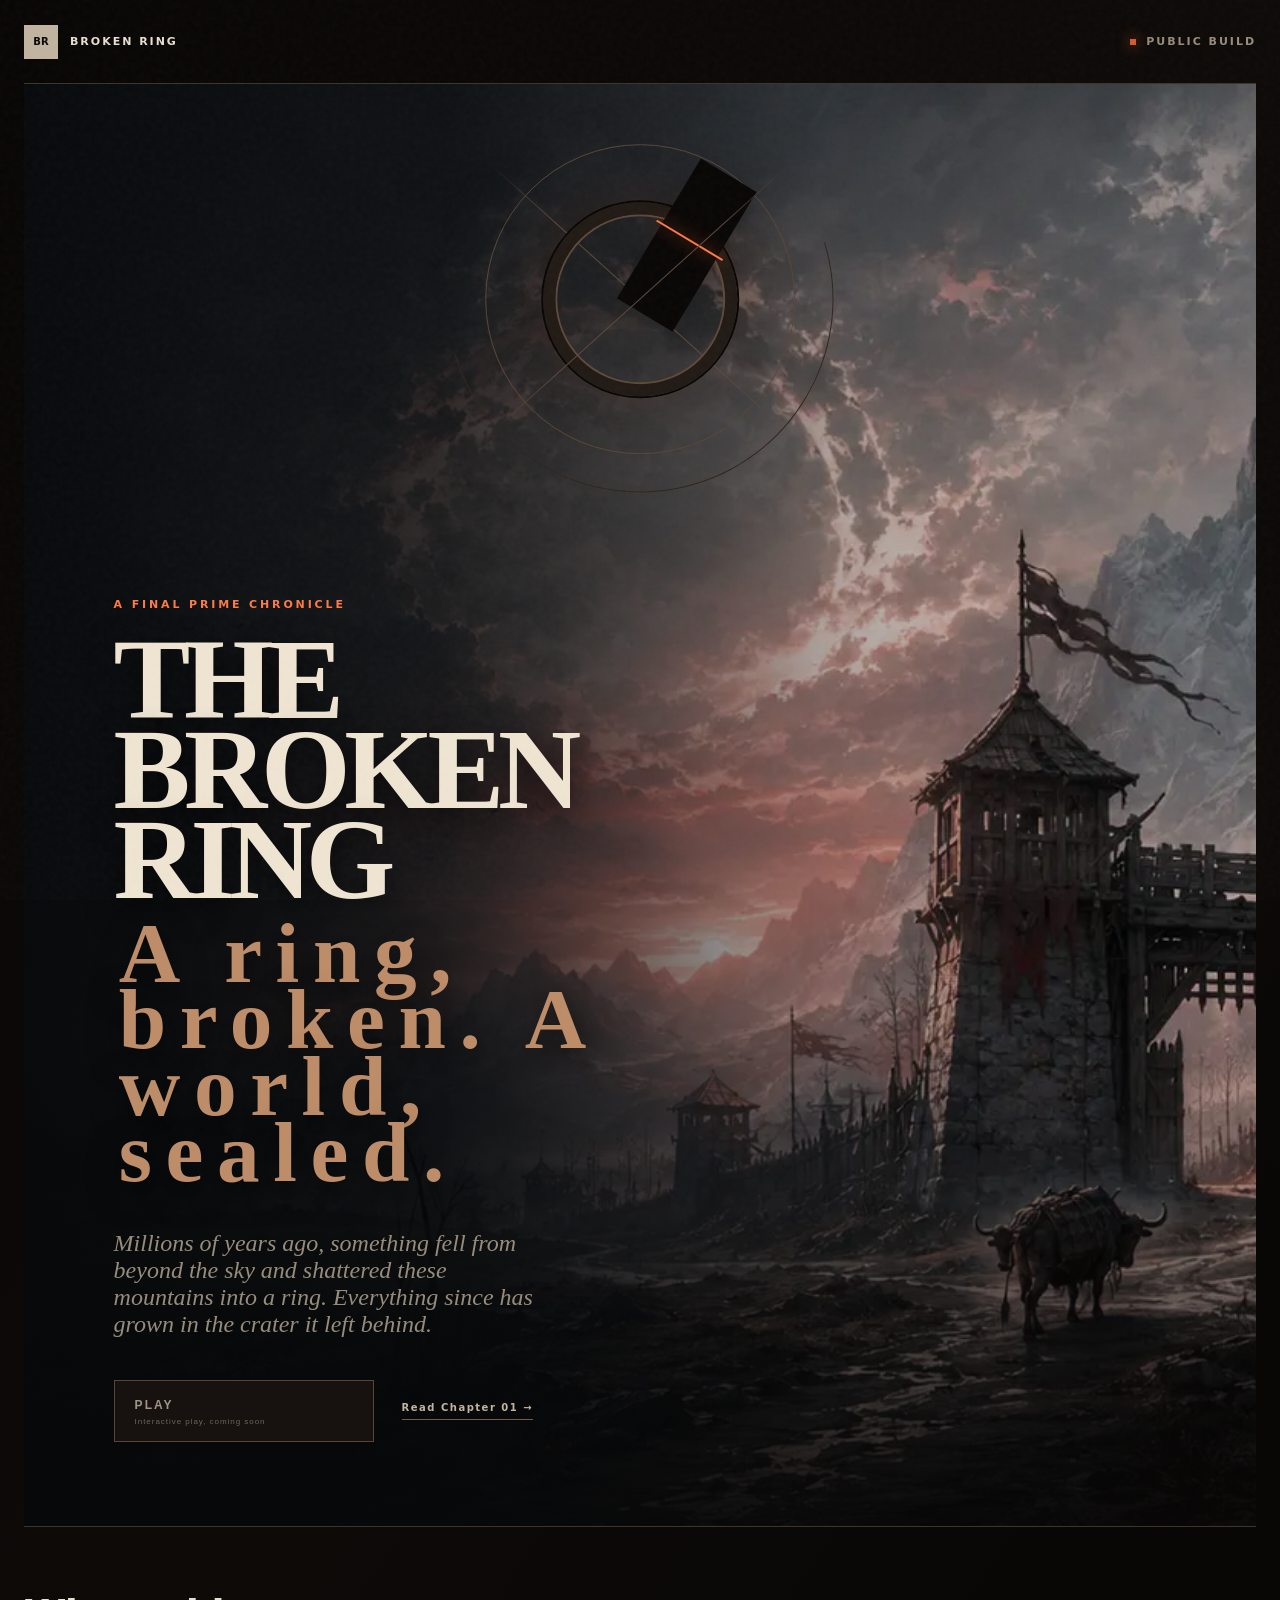
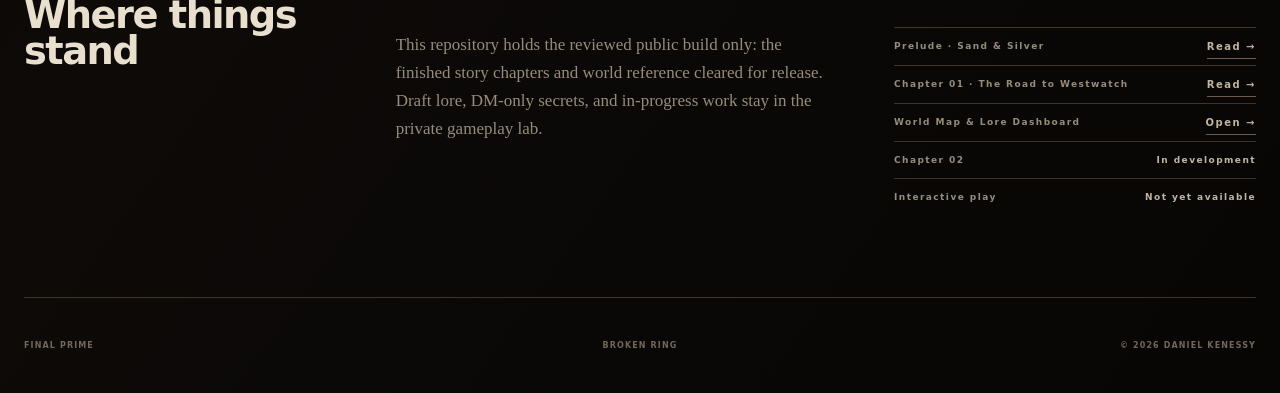
<file: public/index.html>
<!doctype html>
<html lang="en">
  <head>
    <meta charset="utf-8">
    <meta name="viewport" content="width=device-width, initial-scale=1">
    <meta name="theme-color" content="#090706">
    <meta name="description" content="The Broken Ring: a Final Prime dark fantasy chronicle. Read the public story and explore the world map.">
    <title>The Broken Ring | Final Prime</title>
    <link rel="preload" href="assets/images/title-westwatch.webp" as="image" type="image/webp" fetchpriority="high">
    <link rel="stylesheet" href="assets/css/site.css">
  </head>
  <body>
    <div class="grain" aria-hidden="true"></div>

    <header class="site-header">
      <a class="brand" href="index.html" aria-label="Broken Ring home">
        <span class="brand-mark" aria-hidden="true">BR</span>
        <span>BROKEN RING</span>
      </a>
      <div class="build-state">
        <i aria-hidden="true"></i>
        <span>PUBLIC BUILD</span>
      </div>
    </header>

    <main>
      <section class="hero">
        <div class="sigil" aria-hidden="true">
          <span class="sigil-orbit orbit-a"></span>
          <span class="sigil-orbit orbit-b"></span>
          <span class="sigil-core"></span>
          <span class="sigil-break"></span>
        </div>
        <div class="hero-copy">
          <p class="eyebrow">A FINAL PRIME CHRONICLE</p>
          <h1><span>THE BROKEN RING</span><span>A ring, broken. A world, sealed.</span></h1>
          <p class="premise">Millions of years ago, something fell from beyond the sky and shattered these mountains into a ring. Everything since has grown in the crater it left behind.</p>
          <div class="actions">
            <button type="button" class="primary-action" disabled aria-disabled="true">
              <span>PLAY</span>
              <small>Interactive play, coming soon</small>
            </button>
            <a class="text-action" href="story.html">Read Chapter 01 <span aria-hidden="true">→</span></a>
          </div>
        </div>
      </section>

      <section class="status-panel">
        <h2>Where things stand</h2>
        <p>This repository holds the reviewed public build only: the finished story chapters and world reference cleared for release. Draft lore, DM-only secrets, and in-progress work stay in the private gameplay lab.</p>
        <dl>
          <div><dt>Prelude · Sand &amp; Silver</dt><dd><a class="text-action" href="prelude.html">Read →</a></dd></div>
          <div><dt>Chapter 01 · The Road to Westwatch</dt><dd><a class="text-action" href="story.html">Read →</a></dd></div>
          <div><dt>World Map &amp; Lore Dashboard</dt><dd><a class="text-action" href="dashboard.html">Open →</a></dd></div>
          <div><dt>Chapter 02</dt><dd>In development</dd></div>
          <div><dt>Interactive play</dt><dd>Not yet available</dd></div>
        </dl>
      </section>
    </main>

    <footer>
      <span>FINAL PRIME</span>
      <span>BROKEN RING</span>
      <span>© 2026 DANIEL KENESSY</span>
    </footer>
    <script src="assets/js/app.js"></script>
  </body>
</html>
</file>
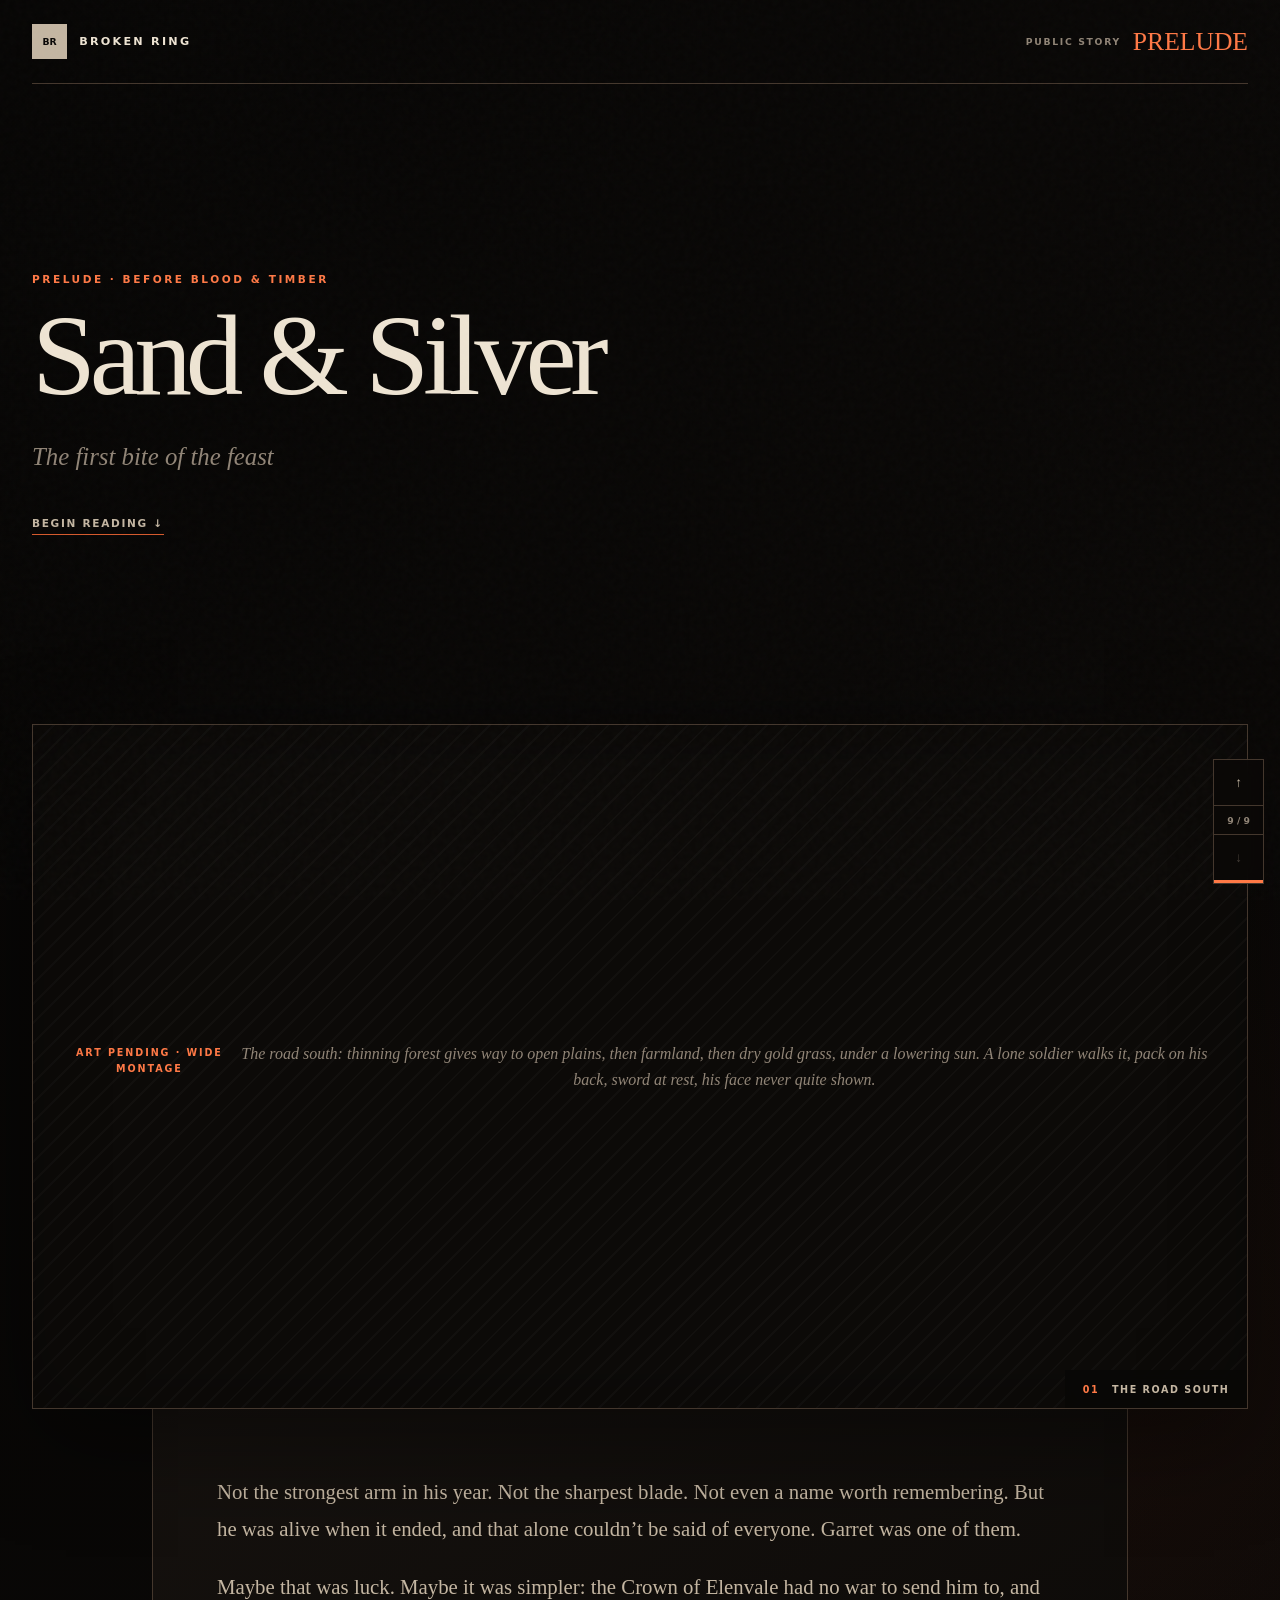
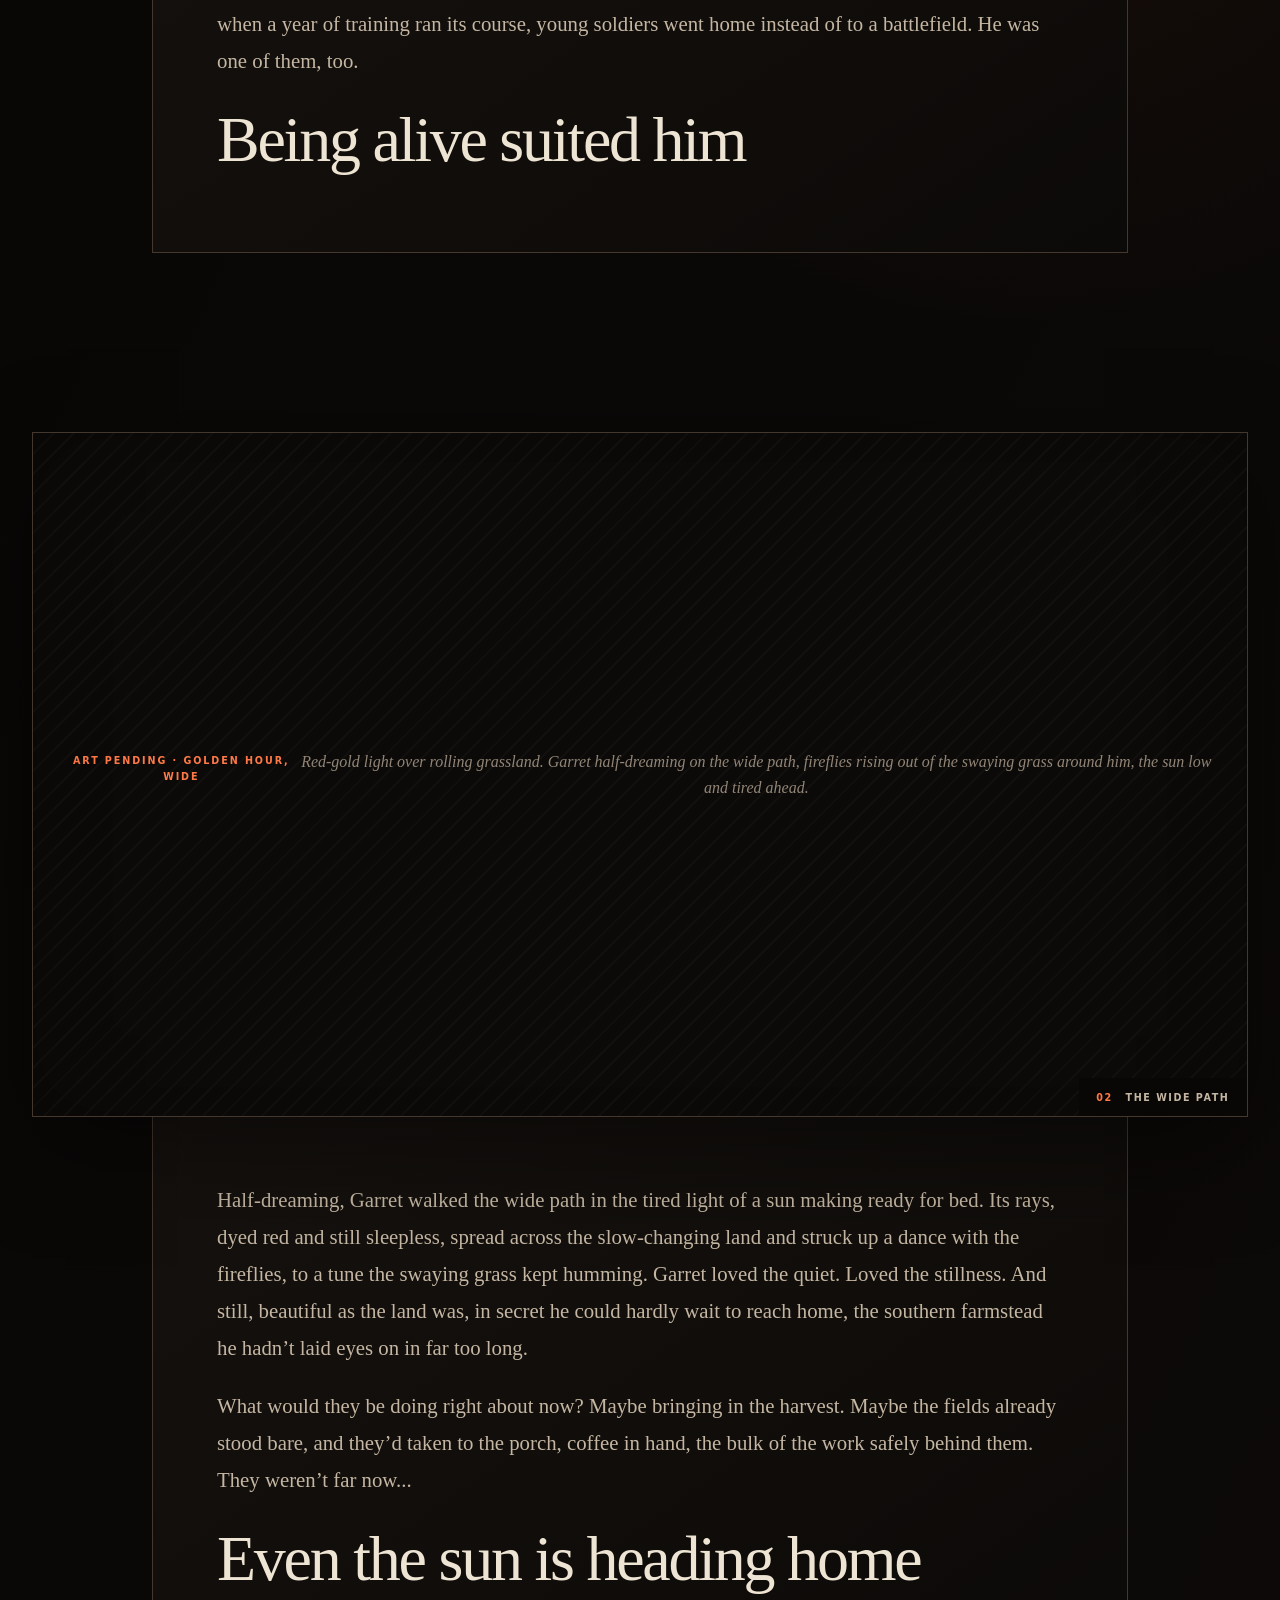
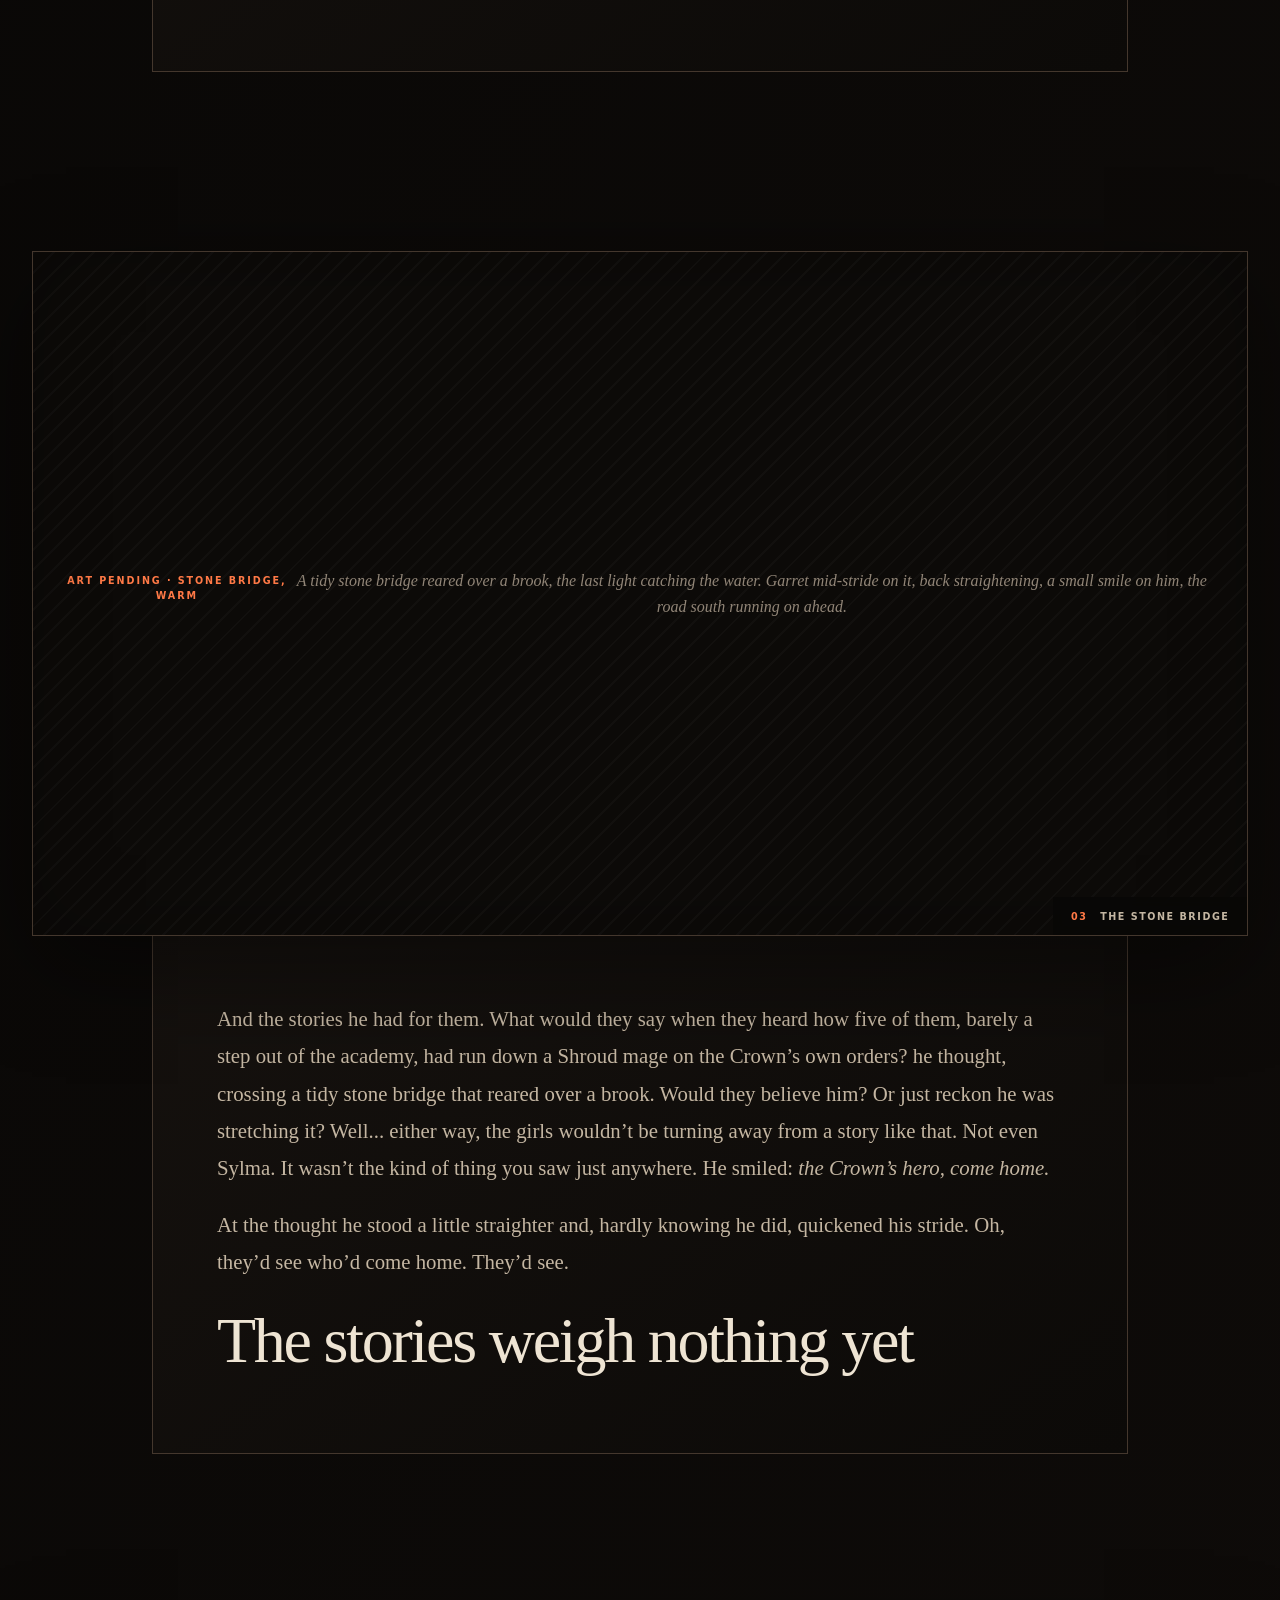
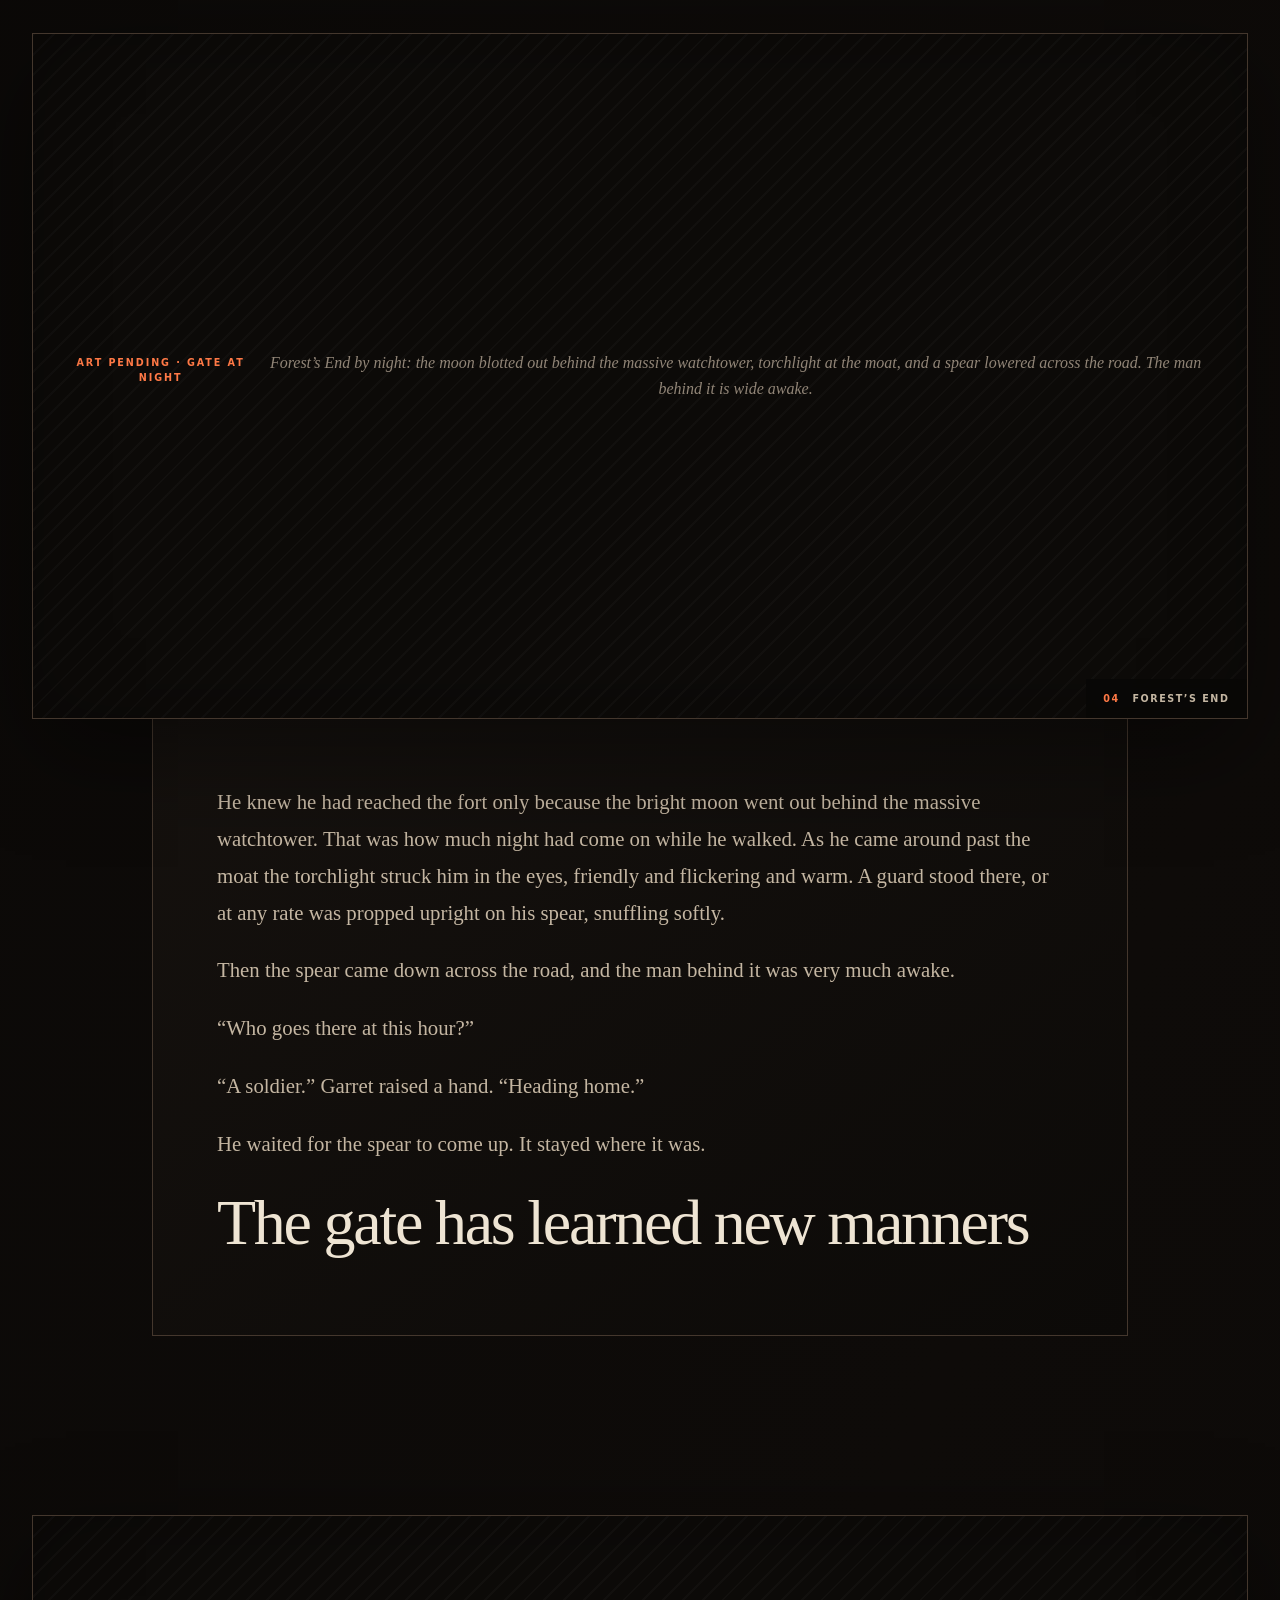
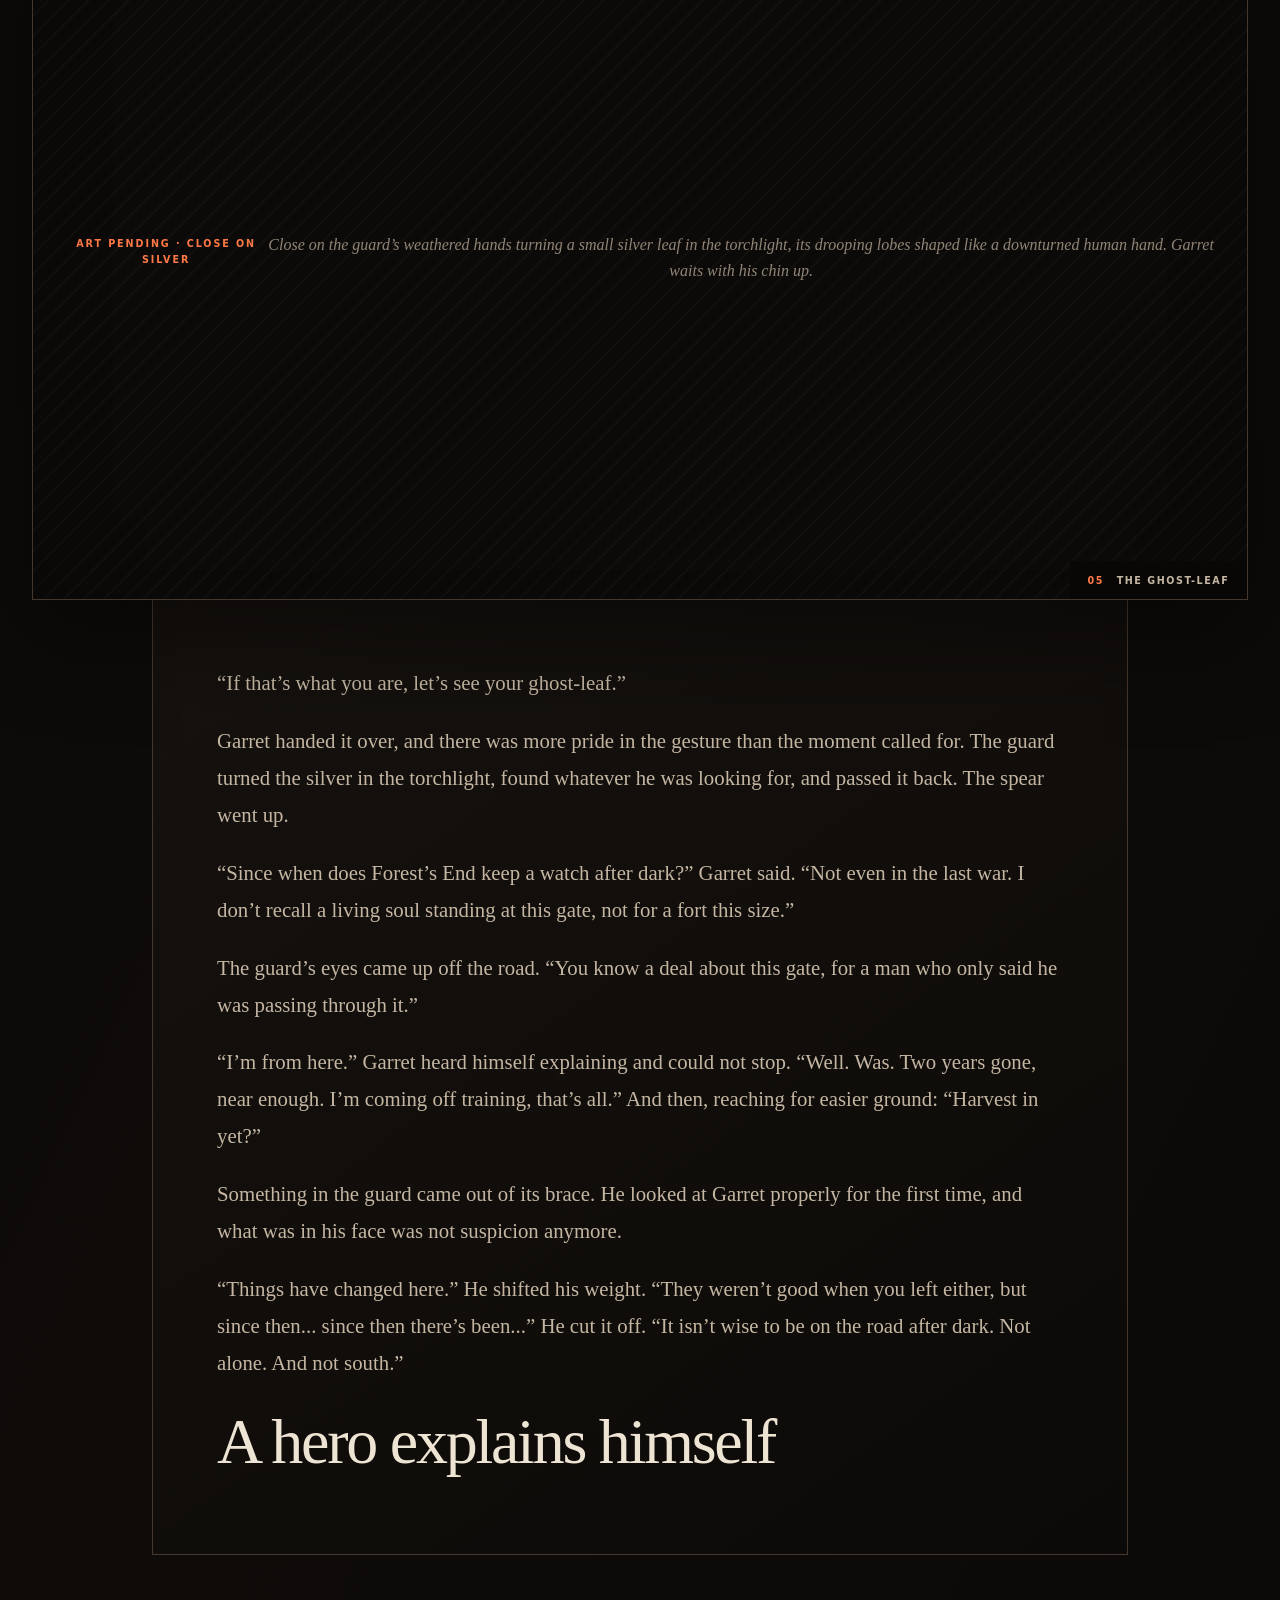
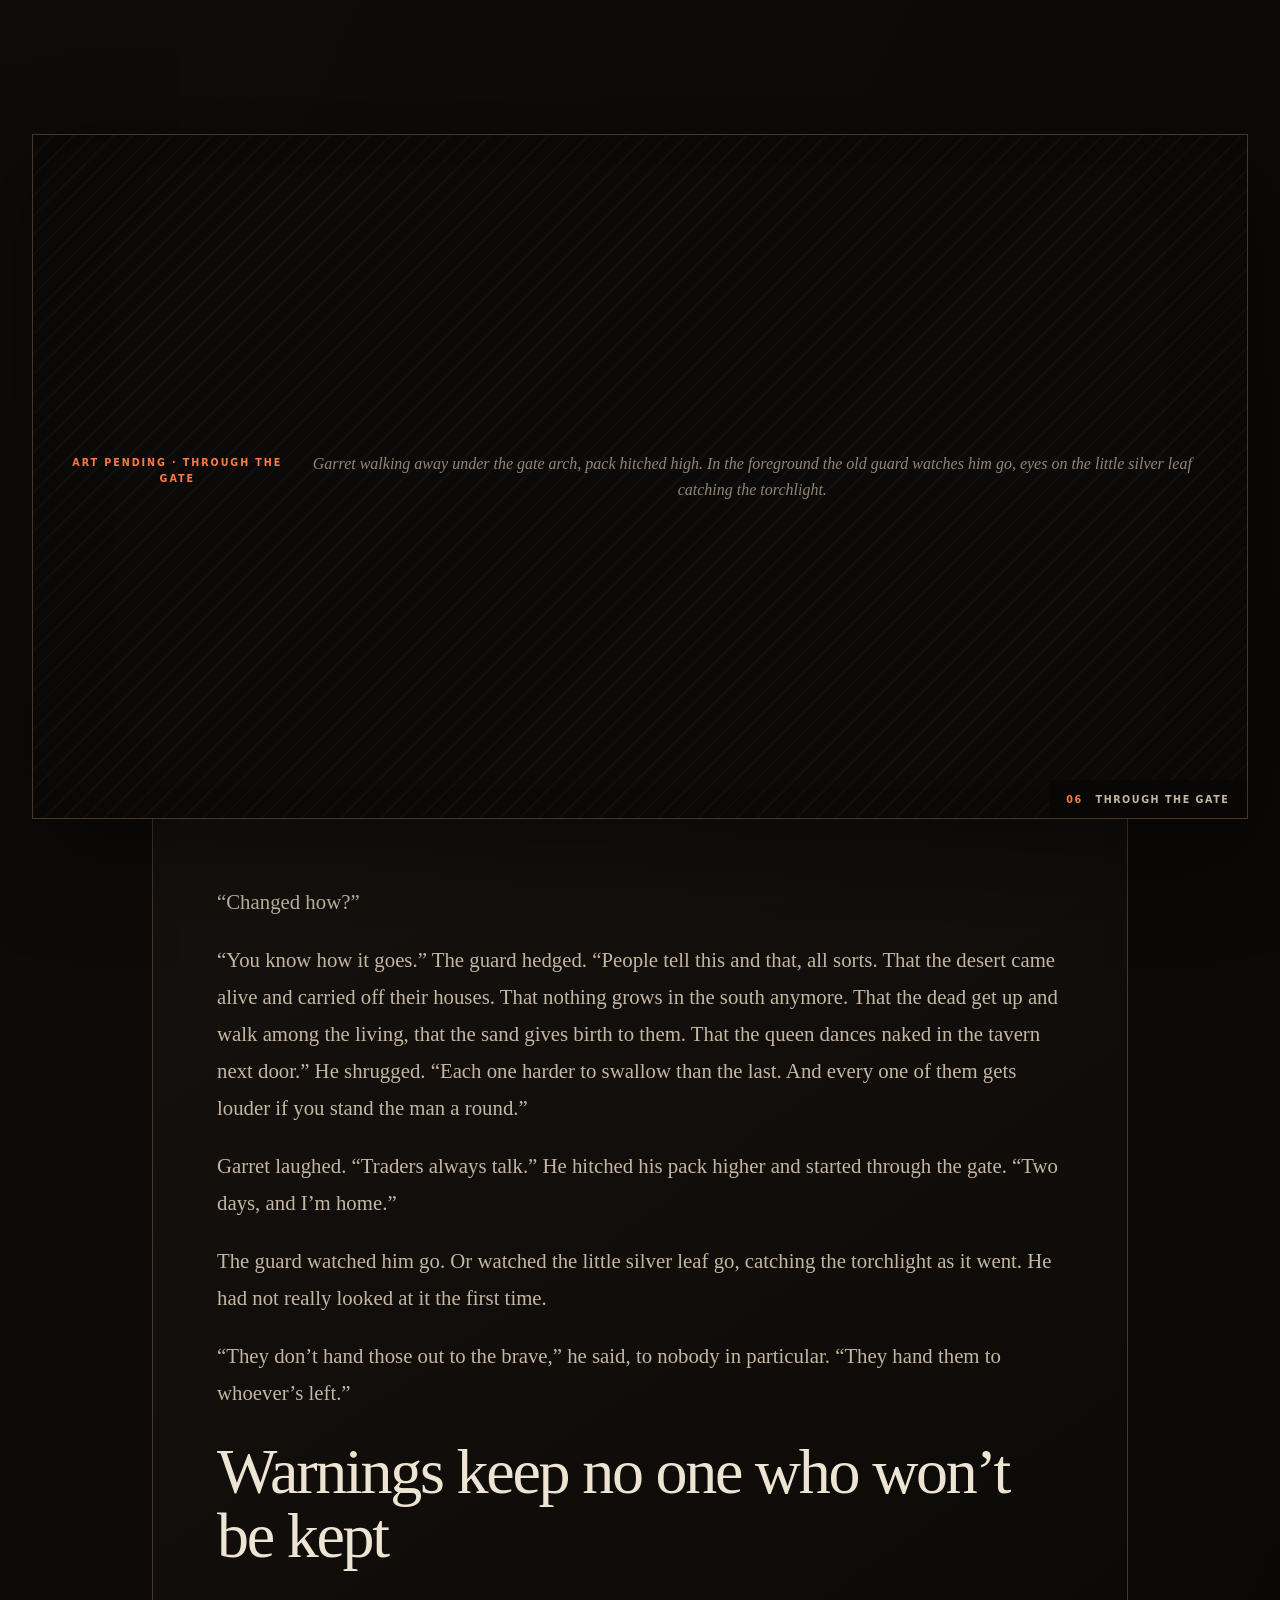
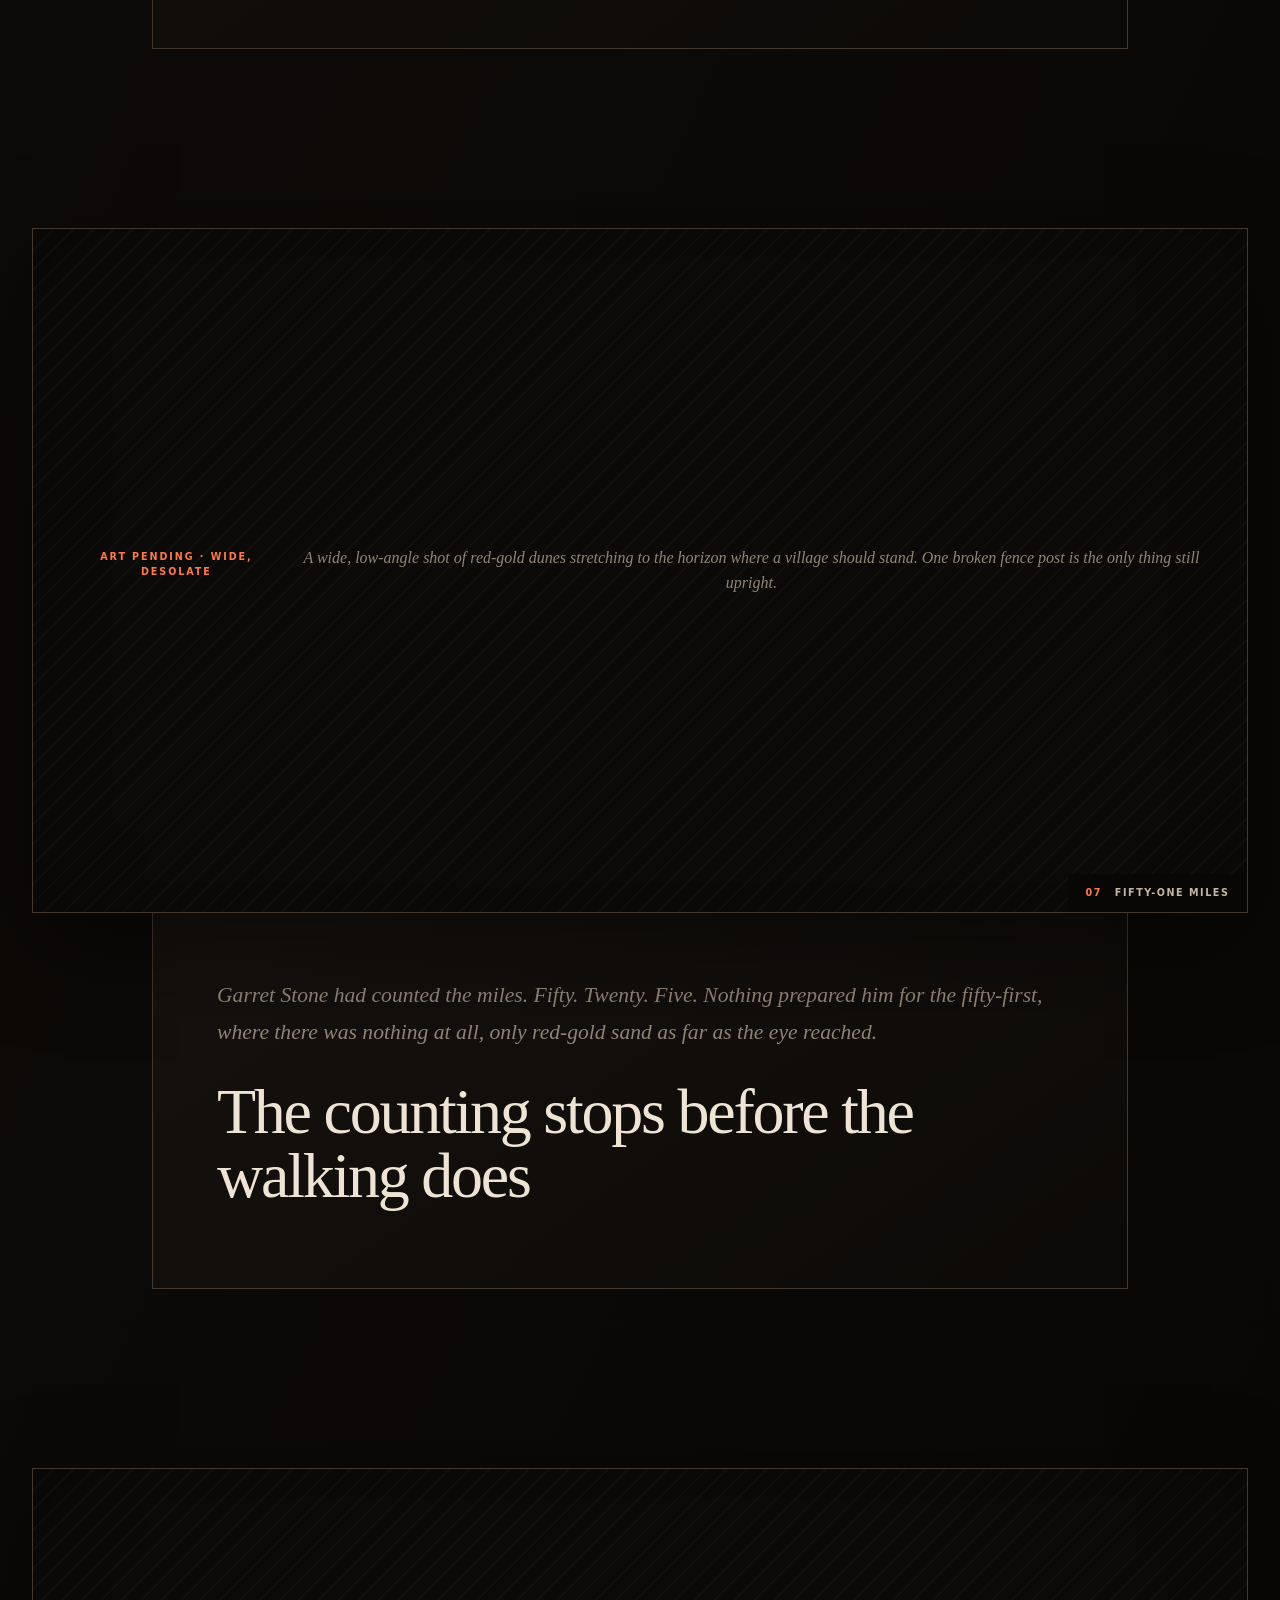
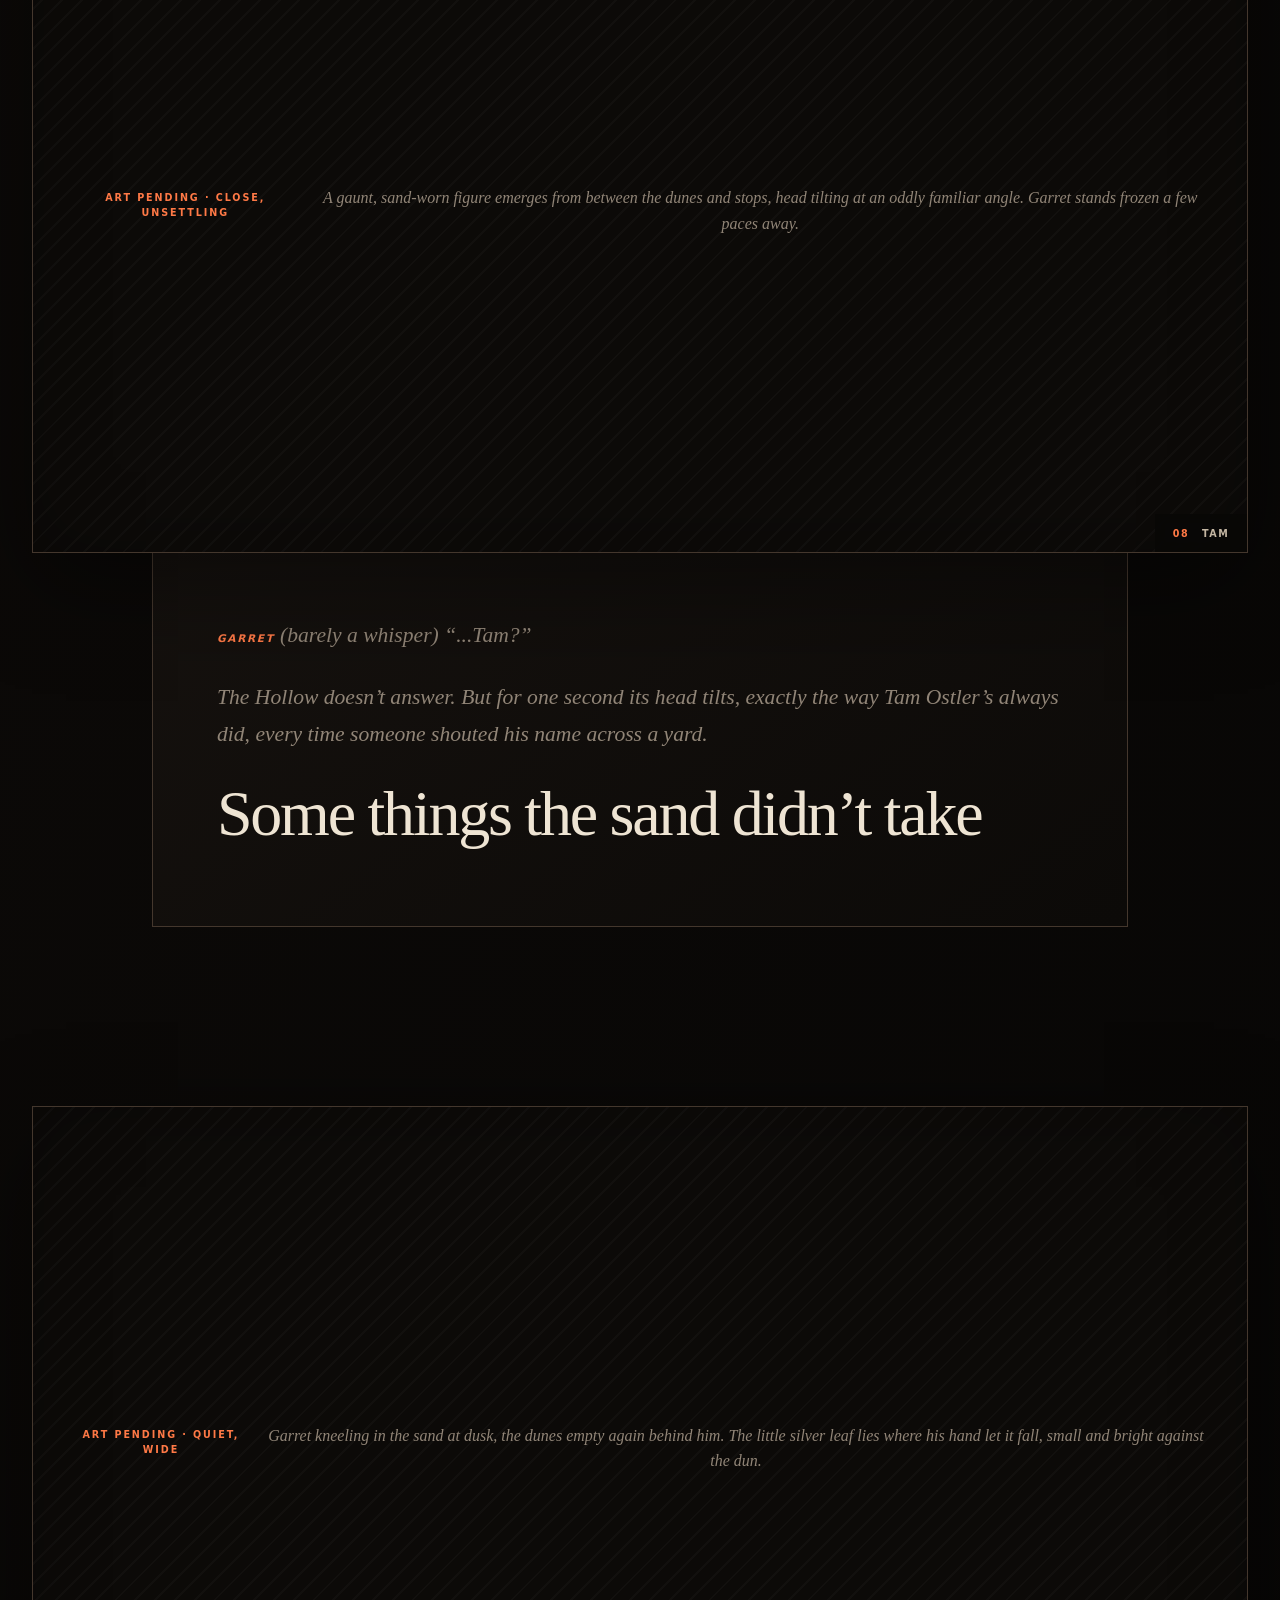
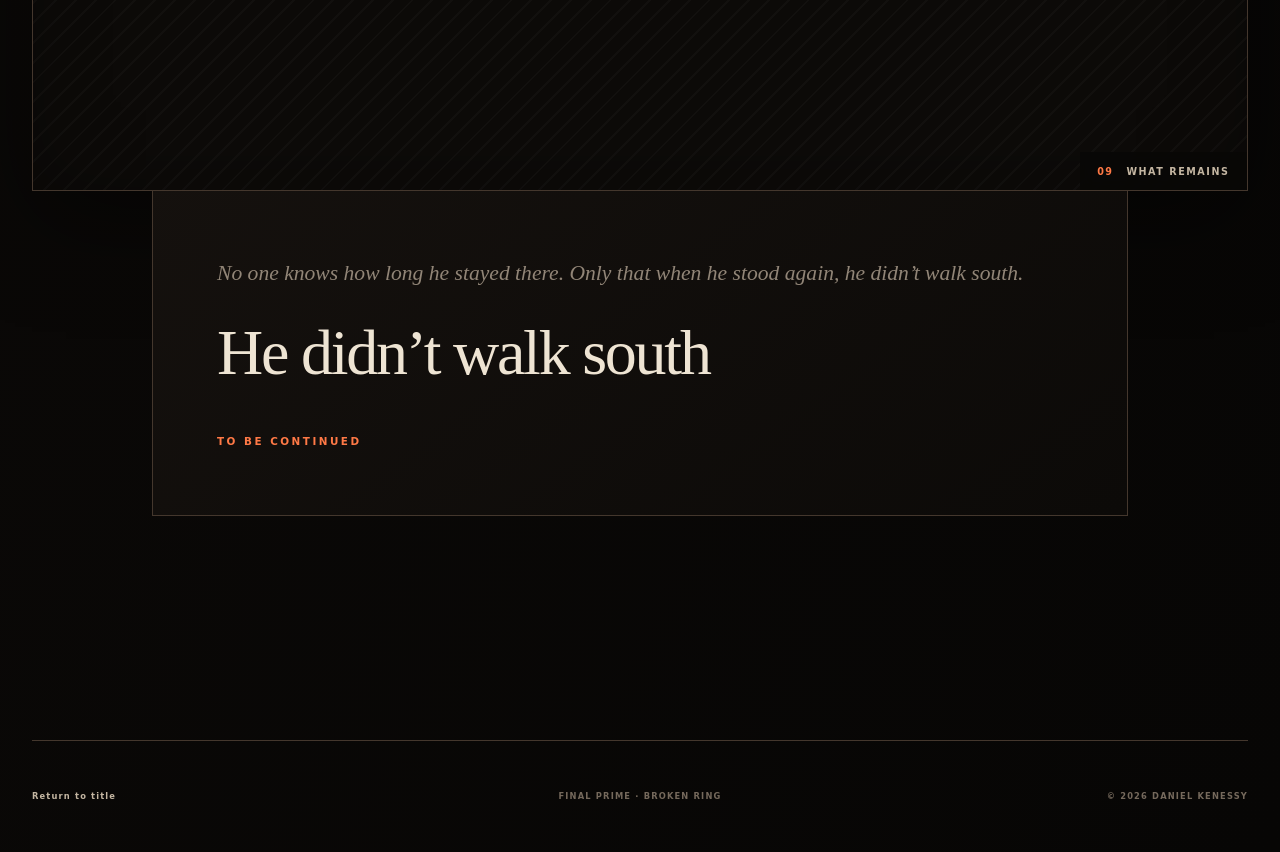
<file: public/prelude.html>
<!doctype html>
<html lang="en">
  <head>
    <meta charset="utf-8">
    <meta name="viewport" content="width=device-width, initial-scale=1">
    <meta name="theme-color" content="#080706">
    <meta name="description" content="Sand &amp; Silver, the Broken Ring prelude: a soldier’s long road home.">
    <title>Sand &amp; Silver | Broken Ring</title>
    <link rel="stylesheet" href="assets/css/story.css">
  </head>
  <body>
    <a class="skip-link" href="#chapter">Skip to the story</a>
    <div class="grain" aria-hidden="true"></div>

    <header class="story-header">
      <a class="brand" href="index.html" aria-label="Broken Ring title page">
        <span class="brand-mark" aria-hidden="true">BR</span>
        <span>BROKEN RING</span>
      </a>
      <div class="chapter-mark" aria-label="Chapter status">
        <span>PUBLIC STORY</span>
        <strong>PRELUDE</strong>
      </div>
    </header>

    <main id="chapter">
      <header class="chapter-intro">
        <p class="kicker">PRELUDE · BEFORE BLOOD &amp; TIMBER</p>
        <h1>Sand &amp; Silver</h1>
        <p class="lede">The first bite of the feast</p>
        <a class="begin-link" href="#road">Begin reading <span aria-hidden="true">↓</span></a>
      </header>

      <article class="sequence" aria-label="Sand and Silver">
        <section class="story-panel panel-wide" id="road" data-panel="1" aria-labelledby="road-title">
          <figure>
            <div class="placeholder-art">
              <span>ART PENDING · WIDE MONTAGE</span>
              The road south: thinning forest gives way to open plains, then farmland, then dry gold grass, under a lowering sun. A lone soldier walks it, pack on his back, sword at rest, his face never quite shown.
            </div>
            <figcaption><span>01</span> The Road South</figcaption>
          </figure>
          <div class="story-copy">
            <p class="prose">Not the strongest arm in his year. Not the sharpest blade. Not even a name worth remembering. But he was alive when it ended, and that alone couldn’t be said of everyone. Garret was one of them.</p>
            <p class="prose">Maybe that was luck. Maybe it was simpler: the Crown of Elenvale had no war to send him to, and when a year of training ran its course, young soldiers went home instead of to a battlefield. He was one of them, too.</p>
            <h2 id="road-title">Being alive suited him</h2>
          </div>
        </section>

        <section class="story-panel" id="path" data-panel="2" aria-labelledby="path-title">
          <figure>
            <div class="placeholder-art">
              <span>ART PENDING · GOLDEN HOUR, WIDE</span>
              Red-gold light over rolling grassland. Garret half-dreaming on the wide path, fireflies rising out of the swaying grass around him, the sun low and tired ahead.
            </div>
            <figcaption><span>02</span> The Wide Path</figcaption>
          </figure>
          <div class="story-copy">
            <p class="prose">Half-dreaming, Garret walked the wide path in the tired light of a sun making ready for bed. Its rays, dyed red and still sleepless, spread across the slow-changing land and struck up a dance with the fireflies, to a tune the swaying grass kept humming. Garret loved the quiet. Loved the stillness. And still, beautiful as the land was, in secret he could hardly wait to reach home, the southern farmstead he hadn’t laid eyes on in far too long.</p>
            <p class="prose">What would they be doing right about now? Maybe bringing in the harvest. Maybe the fields already stood bare, and they’d taken to the porch, coffee in hand, the bulk of the work safely behind them. They weren’t far now...</p>
            <h2 id="path-title">Even the sun is heading home</h2>
          </div>
        </section>

        <section class="story-panel" id="bridge" data-panel="3" aria-labelledby="bridge-title">
          <figure>
            <div class="placeholder-art">
              <span>ART PENDING · STONE BRIDGE, WARM</span>
              A tidy stone bridge reared over a brook, the last light catching the water. Garret mid-stride on it, back straightening, a small smile on him, the road south running on ahead.
            </div>
            <figcaption><span>03</span> The Stone Bridge</figcaption>
          </figure>
          <div class="story-copy">
            <p class="prose">And the stories he had for them. What would they say when they heard how five of them, barely a step out of the academy, had run down a Shroud mage on the Crown’s own orders? he thought, crossing a tidy stone bridge that reared over a brook. Would they believe him? Or just reckon he was stretching it? Well... either way, the girls wouldn’t be turning away from a story like that. Not even Sylma. It wasn’t the kind of thing you saw just anywhere. He smiled: <em>the Crown’s hero, come home.</em></p>
            <p class="prose">At the thought he stood a little straighter and, hardly knowing he did, quickened his stride. Oh, they’d see who’d come home. They’d see.</p>
            <h2 id="bridge-title">The stories weigh nothing yet</h2>
          </div>
        </section>

        <section class="story-panel" id="gate" data-panel="4" aria-labelledby="gate-title">
          <figure>
            <div class="placeholder-art">
              <span>ART PENDING · GATE AT NIGHT</span>
              Forest’s End by night: the moon blotted out behind the massive watchtower, torchlight at the moat, and a spear lowered across the road. The man behind it is wide awake.
            </div>
            <figcaption><span>04</span> Forest’s End</figcaption>
          </figure>
          <div class="story-copy">
            <p class="prose">He knew he had reached the fort only because the bright moon went out behind the massive watchtower. That was how much night had come on while he walked. As he came around past the moat the torchlight struck him in the eyes, friendly and flickering and warm. A guard stood there, or at any rate was propped upright on his spear, snuffling softly.</p>
            <p class="prose">Then the spear came down across the road, and the man behind it was very much awake.</p>
            <p class="prose">“Who goes there at this hour?”</p>
            <p class="prose">“A soldier.” Garret raised a hand. “Heading home.”</p>
            <p class="prose">He waited for the spear to come up. It stayed where it was.</p>
            <h2 id="gate-title">The gate has learned new manners</h2>
          </div>
        </section>

        <section class="story-panel" id="leaf" data-panel="5" aria-labelledby="leaf-title">
          <figure>
            <div class="placeholder-art">
              <span>ART PENDING · CLOSE ON SILVER</span>
              Close on the guard’s weathered hands turning a small silver leaf in the torchlight, its drooping lobes shaped like a downturned human hand. Garret waits with his chin up.
            </div>
            <figcaption><span>05</span> The Ghost-Leaf</figcaption>
          </figure>
          <div class="story-copy">
            <p class="prose">“If that’s what you are, let’s see your ghost-leaf.”</p>
            <p class="prose">Garret handed it over, and there was more pride in the gesture than the moment called for. The guard turned the silver in the torchlight, found whatever he was looking for, and passed it back. The spear went up.</p>
            <p class="prose">“Since when does Forest’s End keep a watch after dark?” Garret said. “Not even in the last war. I don’t recall a living soul standing at this gate, not for a fort this size.”</p>
            <p class="prose">The guard’s eyes came up off the road. “You know a deal about this gate, for a man who only said he was passing through it.”</p>
            <p class="prose">“I’m from here.” Garret heard himself explaining and could not stop. “Well. Was. Two years gone, near enough. I’m coming off training, that’s all.” And then, reaching for easier ground: “Harvest in yet?”</p>
            <p class="prose">Something in the guard came out of its brace. He looked at Garret properly for the first time, and what was in his face was not suspicion anymore.</p>
            <p class="prose">“Things have changed here.” He shifted his weight. “They weren’t good when you left either, but since then... since then there’s been...” He cut it off. “It isn’t wise to be on the road after dark. Not alone. And not south.”</p>
            <h2 id="leaf-title">A hero explains himself</h2>
          </div>
        </section>

        <section class="story-panel" id="leaving" data-panel="6" aria-labelledby="leaving-title">
          <figure>
            <div class="placeholder-art">
              <span>ART PENDING · THROUGH THE GATE</span>
              Garret walking away under the gate arch, pack hitched high. In the foreground the old guard watches him go, eyes on the little silver leaf catching the torchlight.
            </div>
            <figcaption><span>06</span> Through the Gate</figcaption>
          </figure>
          <div class="story-copy">
            <p class="prose">“Changed how?”</p>
            <p class="prose">“You know how it goes.” The guard hedged. “People tell this and that, all sorts. That the desert came alive and carried off their houses. That nothing grows in the south anymore. That the dead get up and walk among the living, that the sand gives birth to them. That the queen dances naked in the tavern next door.” He shrugged. “Each one harder to swallow than the last. And every one of them gets louder if you stand the man a round.”</p>
            <p class="prose">Garret laughed. “Traders always talk.” He hitched his pack higher and started through the gate. “Two days, and I’m home.”</p>
            <p class="prose">The guard watched him go. Or watched the little silver leaf go, catching the torchlight as it went. He had not really looked at it the first time.</p>
            <p class="prose">“They don’t hand those out to the brave,” he said, to nobody in particular. “They hand them to whoever’s left.”</p>
            <h2 id="leaving-title">Warnings keep no one who won’t be kept</h2>
          </div>
        </section>

        <section class="story-panel" id="arrival" data-panel="7" aria-labelledby="arrival-title">
          <figure>
            <div class="placeholder-art">
              <span>ART PENDING · WIDE, DESOLATE</span>
              A wide, low-angle shot of red-gold dunes stretching to the horizon where a village should stand. One broken fence post is the only thing still upright.
            </div>
            <figcaption><span>07</span> Fifty-One Miles</figcaption>
          </figure>
          <div class="story-copy">
            <p class="narration">Garret Stone had counted the miles. Fifty. Twenty. Five. Nothing prepared him for the fifty-first, where there was nothing at all, only red-gold sand as far as the eye reached.</p>
            <h2 id="arrival-title">The counting stops before the walking does</h2>
          </div>
        </section>

        <section class="story-panel" id="encounter" data-panel="8" aria-labelledby="encounter-title">
          <figure>
            <div class="placeholder-art">
              <span>ART PENDING · CLOSE, UNSETTLING</span>
              A gaunt, sand-worn figure emerges from between the dunes and stops, head tilting at an oddly familiar angle. Garret stands frozen a few paces away.
            </div>
            <figcaption><span>08</span> Tam</figcaption>
          </figure>
          <div class="story-copy">
            <p class="narration" style="margin-bottom:1.5rem;"><strong style="color:var(--ember-hot); font-family:var(--sans); font-size:.66rem; letter-spacing:.16em; text-transform:uppercase;">Garret</strong> <em>(barely a whisper)</em> “...Tam?”</p>
            <p class="narration">The Hollow doesn’t answer. But for one second its head tilts, exactly the way Tam Ostler’s always did, every time someone shouted his name across a yard.</p>
            <h2 id="encounter-title">Some things the sand didn’t take</h2>
          </div>
        </section>

        <section class="story-panel panel-final" id="close" data-panel="9" aria-labelledby="close-title">
          <figure>
            <div class="placeholder-art">
              <span>ART PENDING · QUIET, WIDE</span>
              Garret kneeling in the sand at dusk, the dunes empty again behind him. The little silver leaf lies where his hand let it fall, small and bright against the dun.
            </div>
            <figcaption><span>09</span> What Remains</figcaption>
          </figure>
          <div class="story-copy ending-copy">
            <p class="narration">No one knows how long he stayed there. Only that when he stood again, he didn’t walk south.</p>
            <h2 id="close-title">He didn’t walk south</h2>
            <p class="continue-mark">TO BE CONTINUED</p>
          </div>
        </section>
      </article>
    </main>

    <nav class="reader-controls" aria-label="Story panel navigation">
      <button type="button" data-direction="previous" aria-label="Previous panel">↑</button>
      <p><span id="panel-current">1</span><span aria-hidden="true"> / </span><span class="sr-only">of </span><span id="panel-total">9</span></p>
      <button type="button" data-direction="next" aria-label="Next panel">↓</button>
      <div class="read-progress" aria-hidden="true"><i></i></div>
    </nav>

    <footer>
      <a href="index.html">Return to title</a>
      <span>FINAL PRIME · BROKEN RING</span>
      <span>© 2026 DANIEL KENESSY</span>
    </footer>
    <script src="assets/js/story.js"></script>
  </body>
</html>
</file>
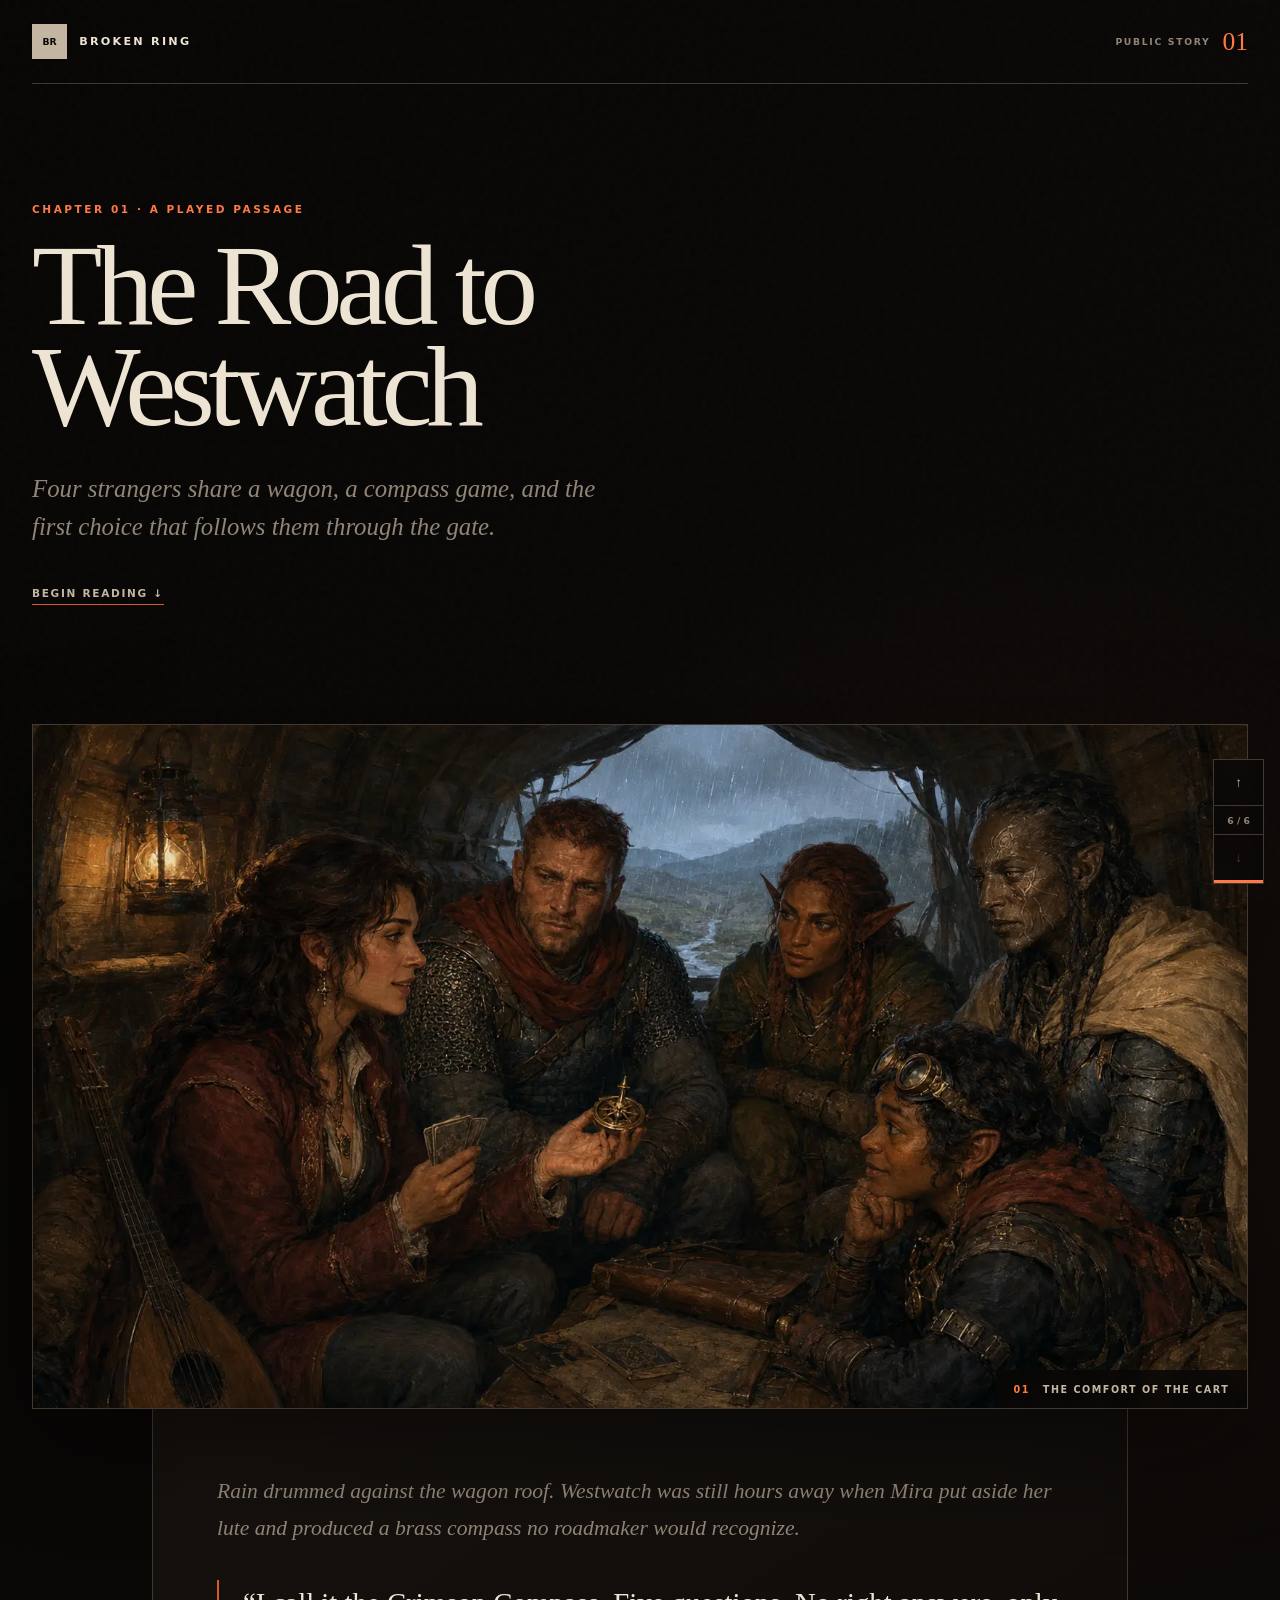
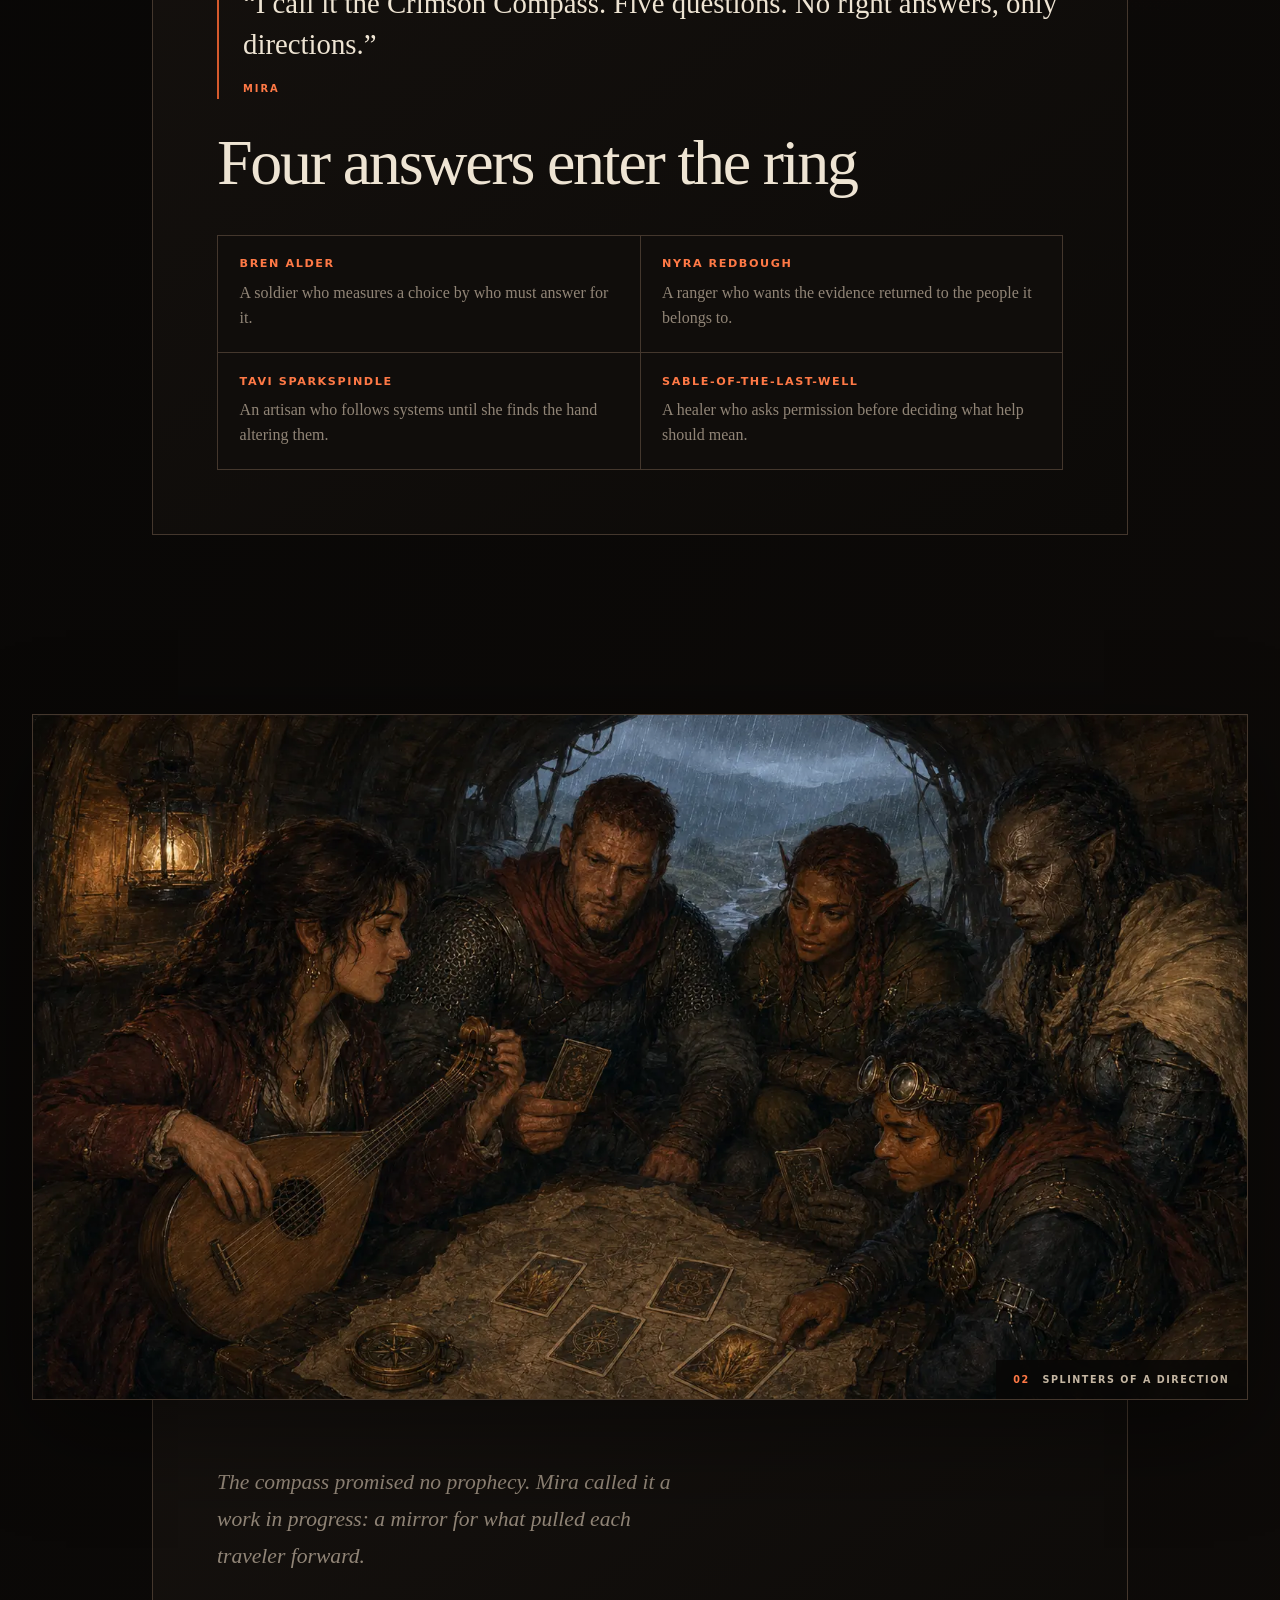
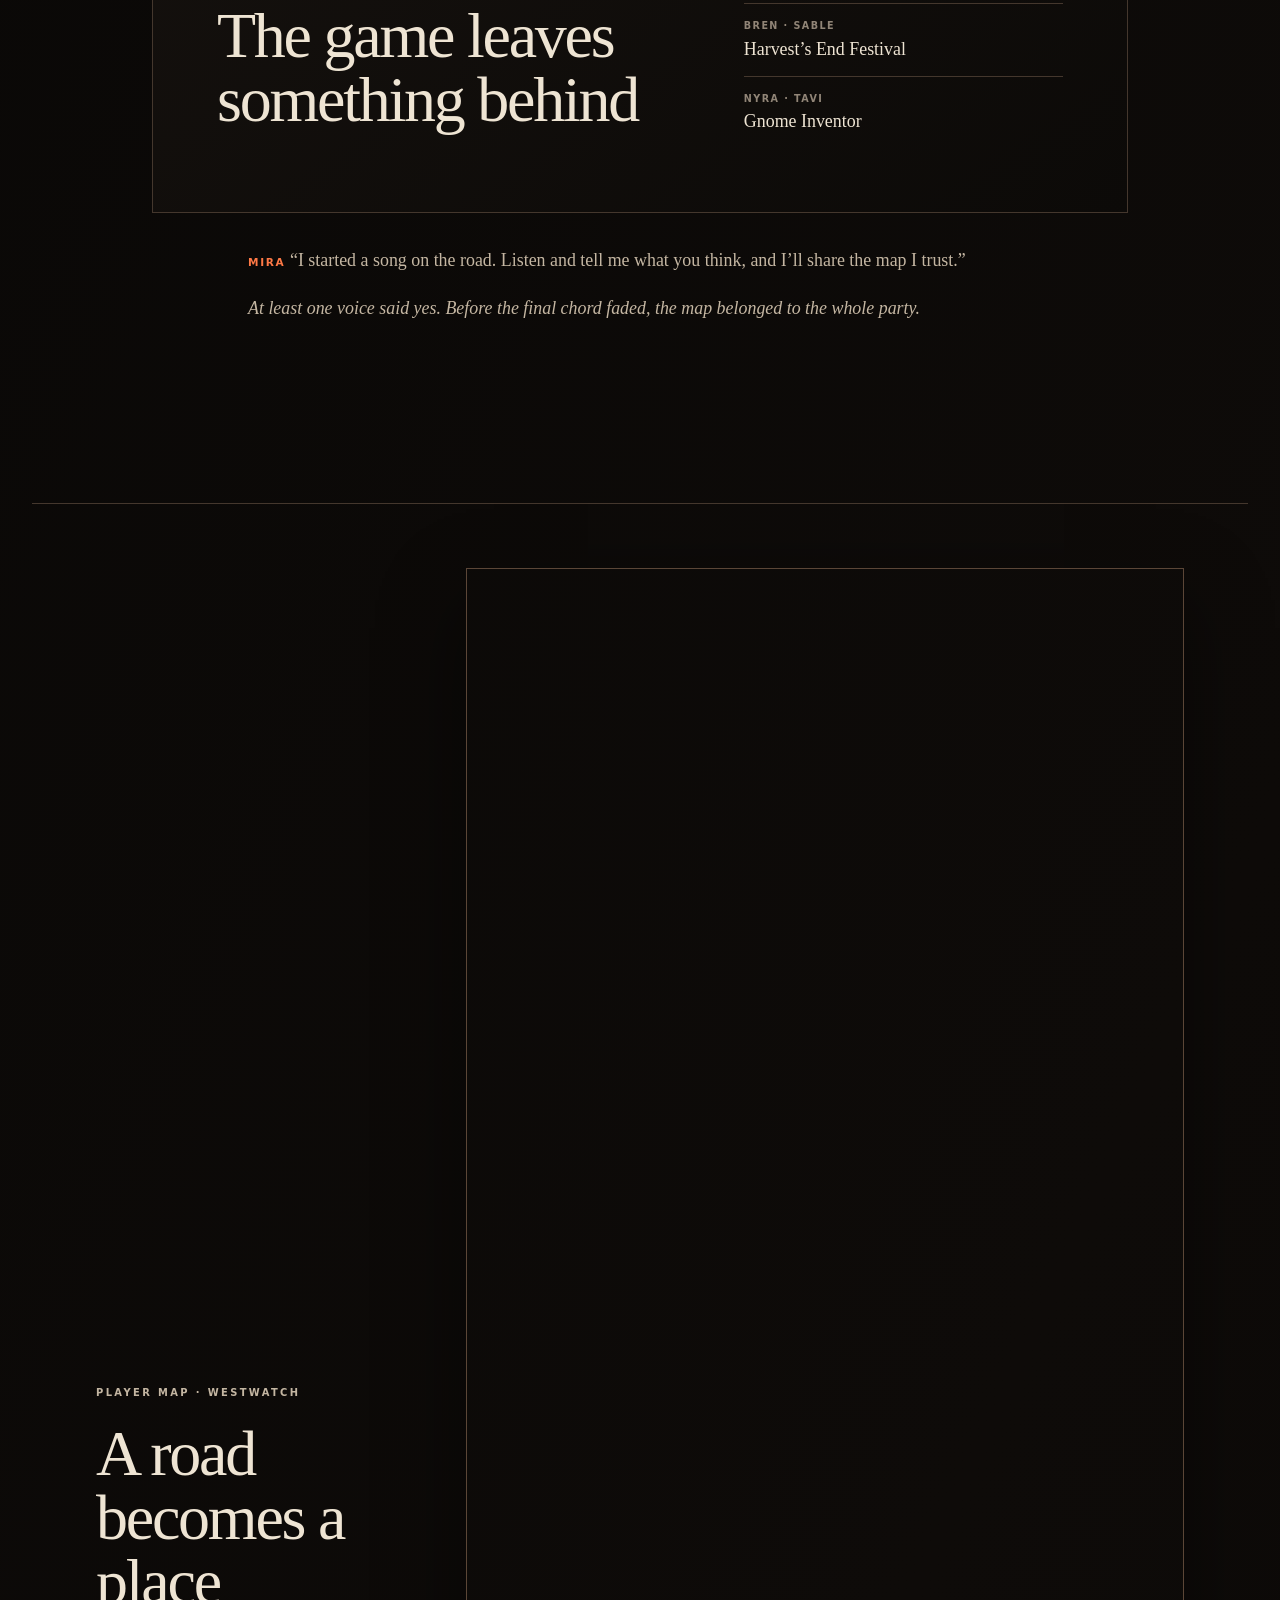
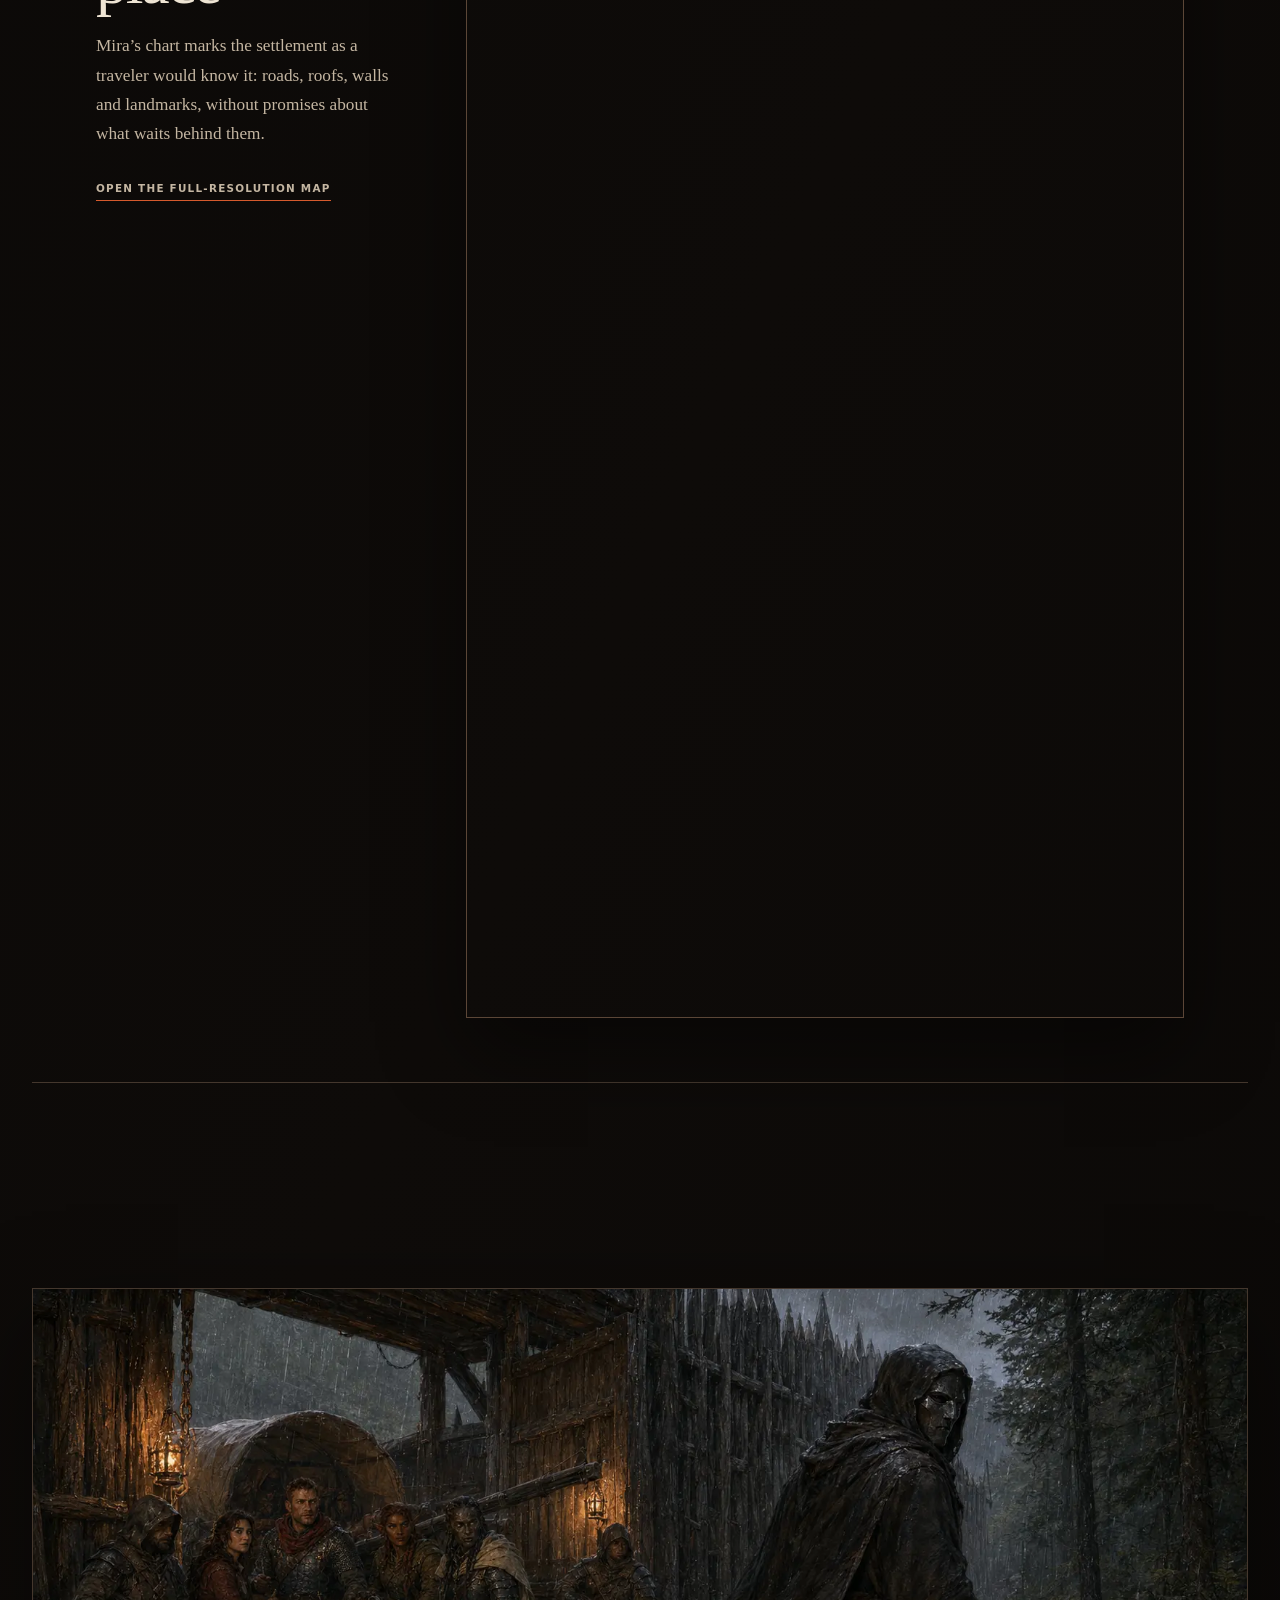
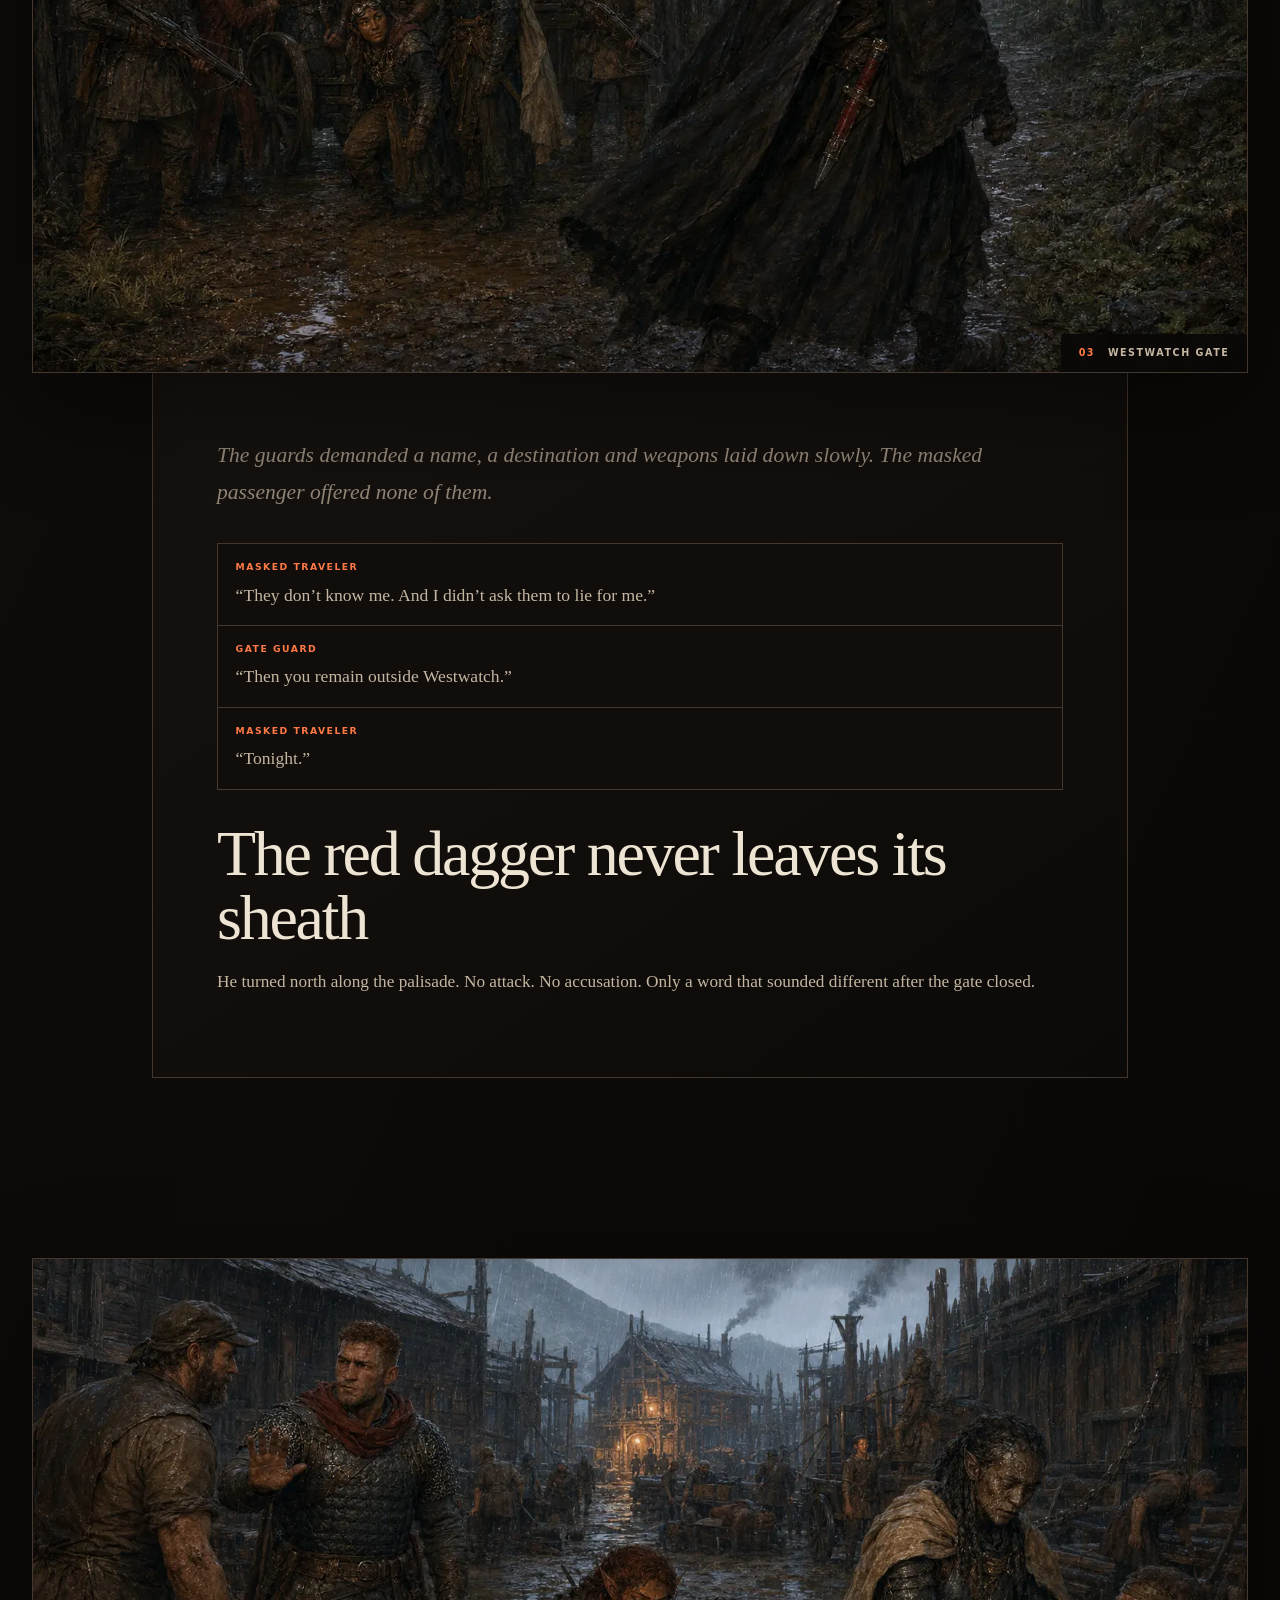
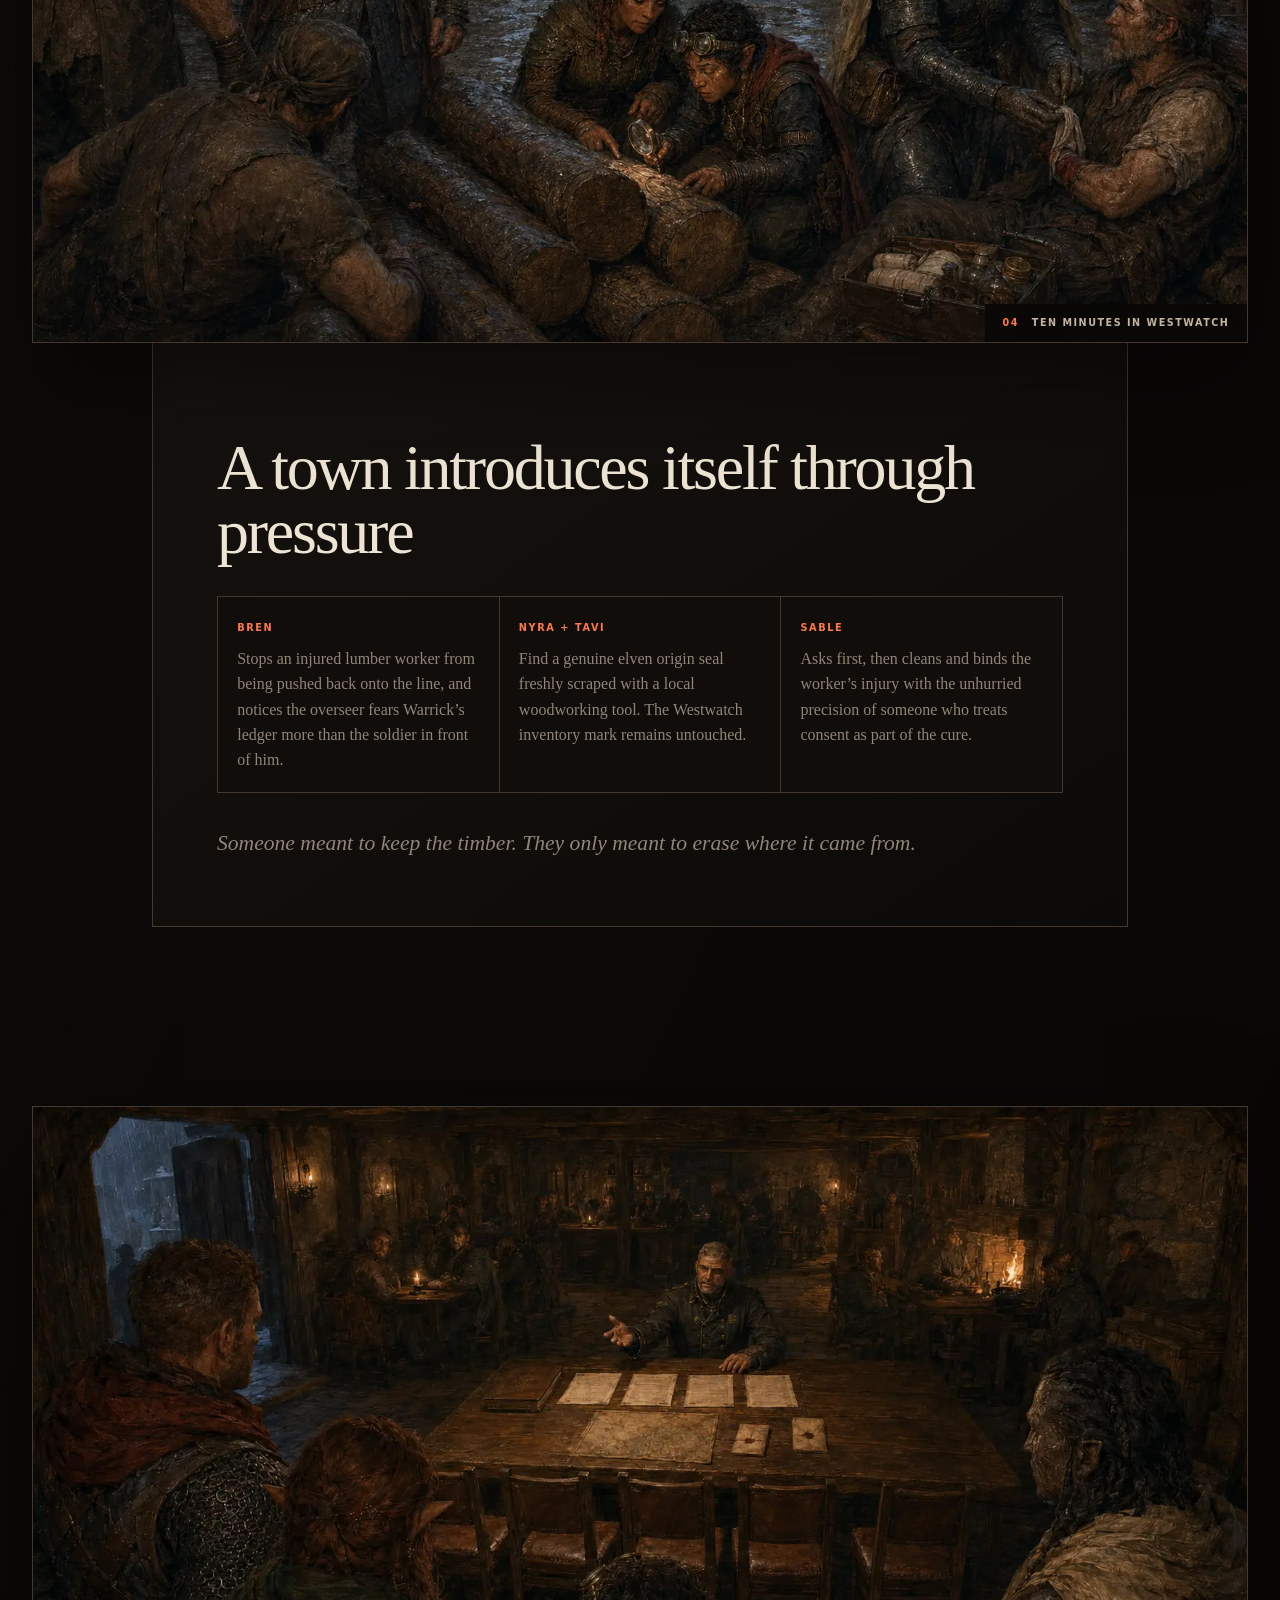
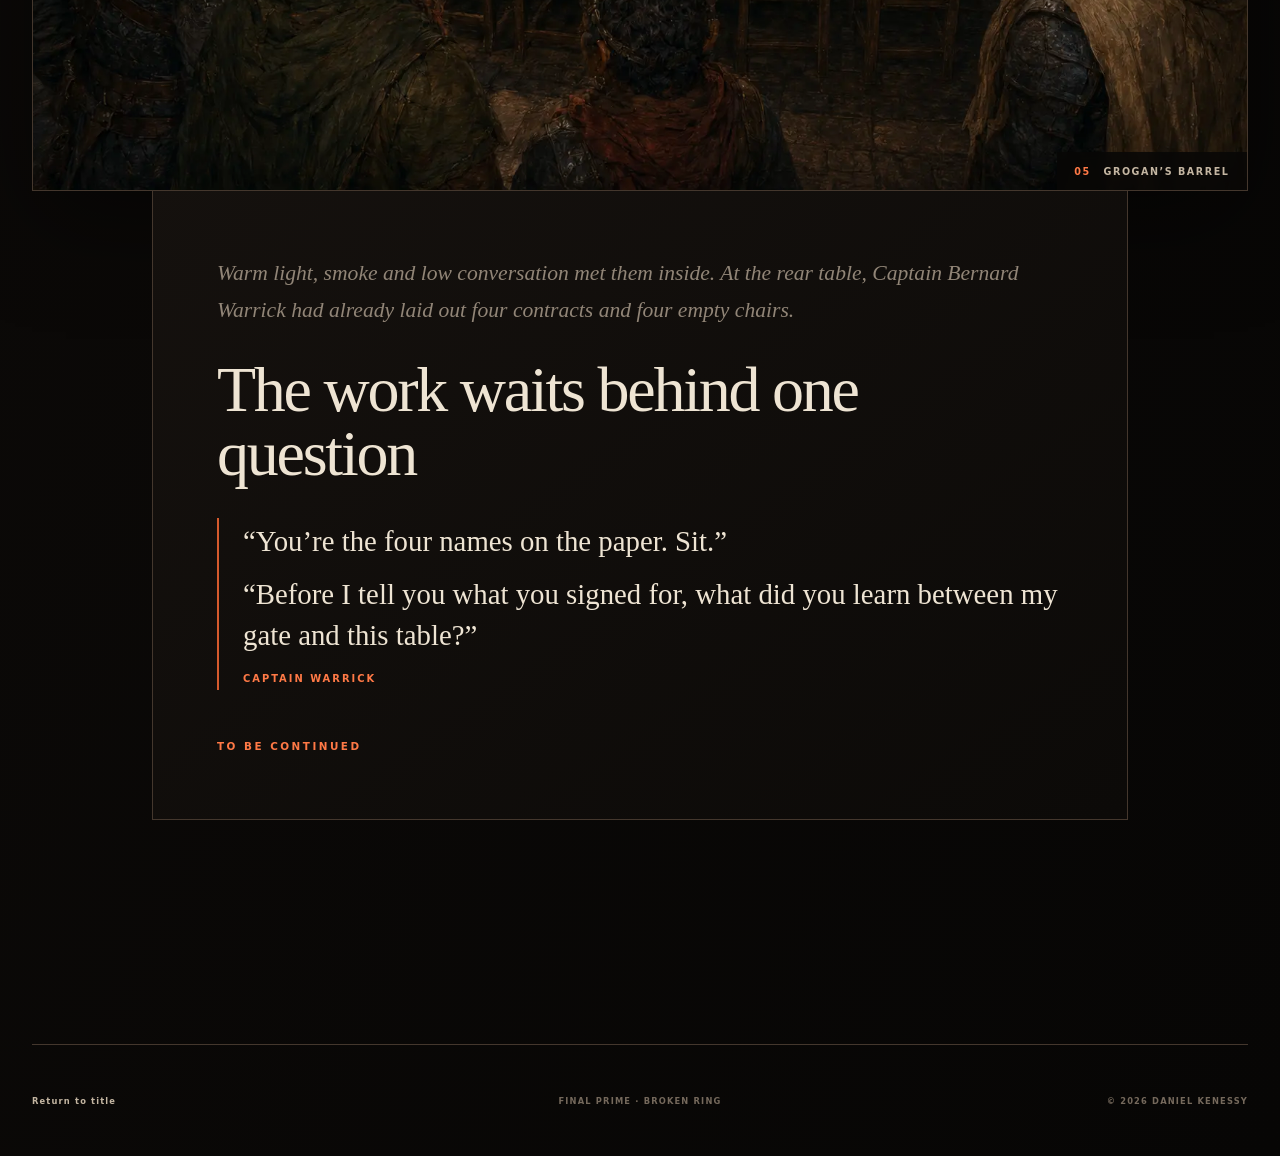
<file: public/story.html>
<!doctype html>
<html lang="en">
  <head>
    <meta charset="utf-8">
    <meta name="viewport" content="width=device-width, initial-scale=1">
    <meta name="theme-color" content="#090706">
    <meta name="description" content="Read The Road to Westwatch, the first public Broken Ring visual story.">
    <title>The Road to Westwatch | Broken Ring</title>
    <link rel="preload" href="assets/images/ch01-wagon-compass.webp" as="image" type="image/webp" fetchpriority="high">
    <link rel="stylesheet" href="assets/css/story.css">
  </head>
  <body>
    <a class="skip-link" href="#chapter">Skip to the story</a>
    <div class="grain" aria-hidden="true"></div>

    <header class="story-header">
      <a class="brand" href="index.html" aria-label="Broken Ring title page">
        <span class="brand-mark" aria-hidden="true">BR</span>
        <span>BROKEN RING</span>
      </a>
      <div class="chapter-mark" aria-label="Chapter status">
        <span>PUBLIC STORY</span>
        <strong>01</strong>
      </div>
    </header>

    <main id="chapter">
      <header class="chapter-intro">
        <p class="kicker">CHAPTER 01 · A PLAYED PASSAGE</p>
        <h1>The Road to Westwatch</h1>
        <p class="lede">Four strangers share a wagon, a compass game, and the first choice that follows them through the gate.</p>
        <a class="begin-link" href="#wagon">Begin reading <span aria-hidden="true">↓</span></a>
      </header>

      <article class="sequence" aria-label="The Road to Westwatch">
        <section class="story-panel panel-wide" id="wagon" data-panel="1" aria-labelledby="wagon-title">
          <figure>
            <img src="assets/images/ch01-wagon-compass.webp" width="1672" height="941" fetchpriority="high" alt="Inside a lantern-lit wagon, Mira holds out a brass compass while Bren, Nyra, Tavi and Sable listen as rain falls beyond the canvas opening.">
            <figcaption><span>01</span> The Comfort of the Cart</figcaption>
          </figure>
          <div class="story-copy">
            <p class="narration">Rain drummed against the wagon roof. Westwatch was still hours away when Mira put aside her lute and produced a brass compass no roadmaker would recognize.</p>
            <blockquote>
              <p>“I call it the Crimson Compass. Five questions. No right answers, only directions.”</p>
              <cite>Mira</cite>
            </blockquote>
            <h2 id="wagon-title">Four answers enter the ring</h2>
            <div class="cast-grid">
              <article><h3>Bren Alder</h3><p>A soldier who measures a choice by who must answer for it.</p></article>
              <article><h3>Nyra Redbough</h3><p>A ranger who wants the evidence returned to the people it belongs to.</p></article>
              <article><h3>Tavi Sparkspindle</h3><p>An artisan who follows systems until she finds the hand altering them.</p></article>
              <article><h3>Sable-of-the-Last-Well</h3><p>A healer who asks permission before deciding what help should mean.</p></article>
            </div>
          </div>
        </section>

        <section class="story-panel" id="mirror" data-panel="2" aria-labelledby="mirror-title">
          <figure>
            <img src="assets/images/ch01-song-map.webp" width="1672" height="941" loading="lazy" decoding="async" alt="Mira tunes her lute as the four travelers study illustrated cards and a large map spread across a chest inside the wagon.">
            <figcaption><span>02</span> Splinters of a direction</figcaption>
          </figure>
          <div class="story-copy split-copy">
            <div>
              <p class="narration">The compass promised no prophecy. Mira called it a work in progress: a mirror for what pulled each traveler forward.</p>
              <h2 id="mirror-title">The game leaves something behind</h2>
            </div>
            <dl class="rewards">
              <div><dt>Bren · Sable</dt><dd>Harvest’s End Festival</dd></div>
              <div><dt>Nyra · Tavi</dt><dd>Gnome Inventor</dd></div>
            </dl>
          </div>
          <div class="dialogue-run">
            <p><strong>Mira</strong> “I started a song on the road. Listen and tell me what you think, and I’ll share the map I trust.”</p>
            <p class="narration">At least one voice said yes. Before the final chord faded, the map belonged to the whole party.</p>
          </div>
        </section>

        <aside class="map-interlude" id="map" data-panel="3" aria-labelledby="map-title">
          <div class="map-copy">
            <p class="kicker">PLAYER MAP · WESTWATCH</p>
            <h2 id="map-title">A road becomes a place</h2>
            <p>Mira’s chart marks the settlement as a traveler would know it: roads, roofs, walls and landmarks, without promises about what waits behind them.</p>
            <a href="assets/images/westwatch-player-map.webp" target="_blank" rel="noopener">Open the full-resolution map <span class="sr-only">in a new tab</span></a>
          </div>
          <a class="map-frame" href="assets/images/westwatch-player-map.webp" target="_blank" rel="noopener" aria-label="Open the full-resolution player map of Westwatch in a new tab">
            <img src="assets/images/westwatch-player-map.webp" width="2048" height="2048" loading="lazy" decoding="async" alt="An illustrated overhead player map of Westwatch, a fortified timber settlement divided by muddy roads and surrounded by forest.">
          </a>
        </aside>

        <section class="story-panel" id="gate" data-panel="4" aria-labelledby="gate-title">
          <figure>
            <img src="assets/images/ch01-westwatch-gate.webp" width="1672" height="941" loading="lazy" decoding="async" alt="A tall masked traveler leaves Westwatch's rainy timber gate while guards, Mira and the four adventurers watch; a red-lacquered dagger remains sheathed at his side.">
            <figcaption><span>03</span> Westwatch Gate</figcaption>
          </figure>
          <div class="story-copy">
            <p class="narration">The guards demanded a name, a destination and weapons laid down slowly. The masked passenger offered none of them.</p>
            <div class="exchange" aria-label="Conversation at the gate">
              <p><span>MASKED TRAVELER</span> “They don’t know me. And I didn’t ask them to lie for me.”</p>
              <p><span>GATE GUARD</span> “Then you remain outside Westwatch.”</p>
              <p><span>MASKED TRAVELER</span> “Tonight.”</p>
            </div>
            <h2 id="gate-title">The red dagger never leaves its sheath</h2>
            <p>He turned north along the palisade. No attack. No accusation. Only a word that sounded different after the gate closed.</p>
          </div>
        </section>

        <section class="story-panel" id="street" data-panel="5" aria-labelledby="street-title">
          <figure>
            <img src="assets/images/ch01-street-spotlights.webp" width="1672" height="941" loading="lazy" decoding="async" alt="On a muddy Westwatch street, Bren confronts a work overseer, Nyra and Tavi inspect a scraped timber seal, and Sable tends an injured lumber worker.">
            <figcaption><span>04</span> Ten minutes in Westwatch</figcaption>
          </figure>
          <div class="story-copy">
            <h2 id="street-title">A town introduces itself through pressure</h2>
            <div class="beats">
              <article><span>BREN</span><p>Stops an injured lumber worker from being pushed back onto the line, and notices the overseer fears Warrick’s ledger more than the soldier in front of him.</p></article>
              <article><span>NYRA + TAVI</span><p>Find a genuine elven origin seal freshly scraped with a local woodworking tool. The Westwatch inventory mark remains untouched.</p></article>
              <article><span>SABLE</span><p>Asks first, then cleans and binds the worker’s injury with the unhurried precision of someone who treats consent as part of the cure.</p></article>
            </div>
            <p class="narration">Someone meant to keep the timber. They only meant to erase where it came from.</p>
          </div>
        </section>

        <section class="story-panel panel-final" id="warrick" data-panel="6" aria-labelledby="warrick-title">
          <figure>
            <img src="assets/images/ch01-warrick-threshold.webp" width="1672" height="941" loading="lazy" decoding="async" alt="Bren, Nyra, Tavi and Sable stand before a row of empty chairs at a rear inn table where Captain Warrick waits with contracts, a ledger, a route map and two sealed orders.">
            <figcaption><span>05</span> Grogan’s Barrel</figcaption>
          </figure>
          <div class="story-copy ending-copy">
            <p class="narration">Warm light, smoke and low conversation met them inside. At the rear table, Captain Bernard Warrick had already laid out four contracts and four empty chairs.</p>
            <h2 id="warrick-title">The work waits behind one question</h2>
            <blockquote>
              <p>“You’re the four names on the paper. Sit.”</p>
              <p>“Before I tell you what you signed for, what did you learn between my gate and this table?”</p>
              <cite>Captain Warrick</cite>
            </blockquote>
            <p class="continue-mark">TO BE CONTINUED</p>
          </div>
        </section>
      </article>
    </main>

    <nav class="reader-controls" aria-label="Story panel navigation">
      <button type="button" data-direction="previous" aria-label="Previous panel">↑</button>
      <p><span id="panel-current">1</span><span aria-hidden="true"> / </span><span class="sr-only">of </span><span id="panel-total">6</span></p>
      <button type="button" data-direction="next" aria-label="Next panel">↓</button>
      <div class="read-progress" aria-hidden="true"><i></i></div>
    </nav>

    <footer>
      <a href="index.html">Return to title</a>
      <span>FINAL PRIME · BROKEN RING</span>
      <span>© 2026 DANIEL KENESSY</span>
    </footer>
    <script src="assets/js/story.js"></script>
  </body>
</html>
</file>
<file: public/assets/css/site.css>
:root {
  color-scheme: dark;
  --ink: #e8dfcf;
  --muted: #978c7c;
  --void: #090706;
  --panel: #100d0b;
  --line: #3d342b;
  --ember: #d65a2d;
  --ember-hot: #ff7946;
  --ash: #c1b4a0;
  --display: "Iowan Old Style", "Palatino Linotype", "Book Antiqua", Palatino, Georgia, serif;
  --max: 1280px;
}

* { box-sizing: border-box; }

html { background: var(--void); }

body {
  min-height: 100vh;
  margin: 0;
  overflow-x: hidden;
  color: var(--ink);
  background:
    radial-gradient(circle at 68% 40%, rgba(103, 36, 20, .18), transparent 28rem),
    linear-gradient(125deg, #080605 0%, #0d0a08 48%, #070605 100%);
  font-family: Inter, ui-sans-serif, system-ui, -apple-system, BlinkMacSystemFont, "Segoe UI", sans-serif;
}

body::before {
  position: fixed;
  inset: 0;
  z-index: -1;
  content: "";
  background-image:
    linear-gradient(rgba(255,255,255,.018) 1px, transparent 1px),
    linear-gradient(90deg, rgba(255,255,255,.014) 1px, transparent 1px);
  background-size: 72px 72px;
  mask-image: linear-gradient(to bottom, black, transparent 90%);
}

.grain {
  position: fixed;
  inset: 0;
  z-index: 10;
  pointer-events: none;
  opacity: .035;
  background-image: url("data:image/svg+xml,%3Csvg viewBox='0 0 180 180' xmlns='http://www.w3.org/2000/svg'%3E%3Cfilter id='n'%3E%3CfeTurbulence type='fractalNoise' baseFrequency='.85' numOctaves='4' stitchTiles='stitch'/%3E%3C/filter%3E%3Crect width='100%25' height='100%25' filter='url(%23n)' opacity='.9'/%3E%3C/svg%3E");
}

.site-header,
main,
footer {
  width: min(calc(100% - 48px), var(--max));
  margin-inline: auto;
}

.site-header {
  display: flex;
  align-items: center;
  justify-content: space-between;
  min-height: 84px;
  border-bottom: 1px solid var(--line);
  font-size: 11px;
  font-weight: 800;
  letter-spacing: .18em;
}

.brand {
  display: inline-flex;
  align-items: center;
  gap: 12px;
  color: var(--ink);
  text-decoration: none;
}

.brand-mark {
  display: grid;
  width: 34px;
  height: 34px;
  place-items: center;
  border: 1px solid var(--ash);
  color: var(--void);
  background: var(--ash);
  font-size: 10px;
  letter-spacing: 0;
}

.build-state {
  display: flex;
  align-items: center;
  gap: 10px;
  color: var(--muted);
}

.build-state i {
  width: 6px;
  height: 6px;
  background: var(--ember);
  box-shadow: 0 0 14px var(--ember);
}

.hero {
  position: relative;
  display: grid;
  min-height: min(760px, calc(100vh - 84px));
  grid-template-columns: minmax(0, 1fr);
  align-items: center;
  border-bottom: 1px solid var(--line);
  isolation: isolate;
  background-image:
    linear-gradient(90deg, rgba(6, 8, 10, .96) 0%, rgba(6, 8, 10, .82) 34%, rgba(6, 8, 10, .32) 65%, rgba(6, 8, 10, .12) 100%),
    linear-gradient(0deg, rgba(9, 7, 6, .88) 0%, transparent 35%),
    url("../images/title-westwatch.webp");
  background-position: center;
  background-size: cover;
}

.sigil {
  position: relative;
  width: min(34vw, 430px);
  aspect-ratio: 1;
  justify-self: center;
  filter: drop-shadow(0 24px 40px rgba(0,0,0,.6));
}

.sigil-orbit,
.sigil-core,
.sigil-break {
  position: absolute;
  inset: 50%;
  display: block;
  border-radius: 50%;
  transform: translate(-50%, -50%);
}

.sigil-core {
  width: 45%;
  aspect-ratio: 1;
  border: 12px solid #211a15;
  box-shadow:
    inset 0 0 0 2px #5f4939,
    0 0 0 2px #070605,
    0 0 55px rgba(214,90,45,.11);
}

.sigil-orbit {
  width: 72%;
  aspect-ratio: 1;
  border: 1px solid #5a4738;
}

.orbit-a { animation: turn 38s linear infinite; }
.orbit-b {
  width: 90%;
  border-color: transparent #30251e #30251e transparent;
  transform: translate(-50%, -50%) rotate(28deg);
  animation: reverse-turn 55s linear infinite;
}

.sigil::before,
.sigil::after {
  position: absolute;
  inset: 50%;
  width: 92%;
  height: 1px;
  content: "";
  background: linear-gradient(90deg, transparent, #5d493a 22%, #5d493a 78%, transparent);
  transform: translate(-50%, -50%) rotate(42deg);
}

.sigil::after { transform: translate(-50%, -50%) rotate(-42deg); }

.sigil-break {
  width: 15%;
  height: 38%;
  border-radius: 0;
  background: var(--void);
  transform: translate(22%, -83%) rotate(31deg);
}

.sigil-break::before {
  position: absolute;
  top: 46%;
  left: -10%;
  width: 120%;
  height: 2px;
  content: "";
  background: var(--ember-hot);
  box-shadow: 0 0 16px var(--ember);
}

.hero-copy {
  position: relative;
  z-index: 1;
  max-width: 720px;
  padding: 84px clamp(24px, 7vw, 92px);
}

.eyebrow,
.section-index {
  margin: 0 0 24px;
  color: var(--ember-hot);
  font-size: 11px;
  font-weight: 900;
  letter-spacing: .26em;
}

h1 {
  margin: 0;
  color: #efe5d2;
  font-family: var(--display);
  font-size: clamp(68px, 9vw, 132px);
  font-weight: 700;
  letter-spacing: -.055em;
  line-height: .78;
  text-shadow: 0 10px 32px rgba(0, 0, 0, .7);
}

h1 span { display: block; }
h1 span:last-child {
  margin-top: .18em;
  margin-left: .06em;
  color: #bd8c68;
  font-size: .74em;
  letter-spacing: .16em;
}

.premise {
  max-width: 430px;
  margin: 44px 0 0;
  color: var(--muted);
  font-family: var(--display);
  font-size: clamp(18px, 2vw, 24px);
  font-style: italic;
}

.actions {
  display: flex;
  align-items: center;
  gap: 28px;
  margin-top: 42px;
}

.primary-action {
  min-width: 260px;
  padding: 17px 20px 15px;
  border: 1px solid #594437;
  border-radius: 0;
  color: #a09688;
  background: #17120f;
  text-align: left;
  cursor: not-allowed;
}

.primary-action span,
.primary-action small { display: block; }
.primary-action span { font-size: 12px; font-weight: 900; letter-spacing: .17em; }
.primary-action small { margin-top: 5px; color: #6d6459; font-size: 8px; letter-spacing: .12em; }

.text-action {
  padding-bottom: 6px;
  border-bottom: 1px solid #6d5b4d;
  color: var(--ash);
  font-size: 10px;
  font-weight: 900;
  letter-spacing: .15em;
  text-decoration: none;
}

.text-action:hover,
.text-action:focus-visible { color: var(--ember-hot); border-color: var(--ember-hot); }

.status-panel {
  display: grid;
  grid-template-columns: .85fr 1.2fr 1fr;
  gap: 5vw;
  align-items: start;
  padding: 70px 0 82px;
}

.status-panel h2 {
  margin: 0;
  font-size: clamp(24px, 3vw, 42px);
  letter-spacing: -.04em;
  line-height: .95;
}

.status-panel > p {
  margin: 34px 0 0;
  color: var(--muted);
  font-family: var(--display);
  font-size: 17px;
  line-height: 1.65;
}

.status-panel dl { margin: 30px 0 0; }
.status-panel dl div {
  display: flex;
  justify-content: space-between;
  gap: 24px;
  padding: 13px 0;
  border-top: 1px solid var(--line);
}
.status-panel dt,
.status-panel dd { margin: 0; font-size: 9px; font-weight: 850; letter-spacing: .16em; }
.status-panel dt { color: var(--muted); }
.status-panel dd { color: var(--ash); text-align: right; }

footer {
  display: grid;
  min-height: 96px;
  grid-template-columns: repeat(3, 1fr);
  align-items: center;
  border-top: 1px solid var(--line);
  color: #71675b;
  font-size: 8px;
  font-weight: 800;
  letter-spacing: .14em;
}

footer span:nth-child(2) { text-align: center; }
footer span:last-child { text-align: right; }

@keyframes turn {
  from { transform: translate(-50%, -50%) rotate(0); }
  to { transform: translate(-50%, -50%) rotate(360deg); }
}

@keyframes reverse-turn {
  from { transform: translate(-50%, -50%) rotate(28deg); }
  to { transform: translate(-50%, -50%) rotate(-332deg); }
}

@media (max-width: 860px) {
  .site-header, main, footer { width: min(calc(100% - 32px), var(--max)); }
  .hero {
    min-height: 690px;
    grid-template-columns: 1fr;
    background-image:
      linear-gradient(90deg, rgba(6, 8, 10, .9) 0%, rgba(6, 8, 10, .58) 72%, rgba(6, 8, 10, .28) 100%),
      linear-gradient(0deg, rgba(9, 7, 6, .92) 0%, transparent 52%),
      url("../images/title-westwatch.webp");
    background-position: 68% center;
  }
  .hero-copy { padding: 72px clamp(22px, 7vw, 56px); }
  h1 { font-size: clamp(64px, 18vw, 112px); }
  .status-panel { grid-template-columns: 1fr; gap: 14px; }
  .status-panel > p, .status-panel dl { margin-top: 18px; }
}

@media (max-width: 560px) {
  .build-state { font-size: 0; }
  .actions { align-items: stretch; flex-direction: column; }
  .primary-action { width: 100%; }
  .text-action { align-self: flex-start; }
  footer { grid-template-columns: 1fr; gap: 8px; padding: 28px 0; }
  footer span:nth-child(2), footer span:last-child { text-align: left; }
}

@media (prefers-reduced-motion: reduce) {
  *, *::before, *::after { scroll-behavior: auto !important; animation-duration: .01ms !important; animation-iteration-count: 1 !important; }
}
</file>
<file: public/assets/css/story.css>
:root {
  color-scheme: dark;
  --void: #080706;
  --panel: #100d0b;
  --panel-raised: #17120f;
  --ink: #eee4d3;
  --ash: #c4b6a2;
  --muted: #918577;
  --line: #44372d;
  --ember: #d65a2d;
  --ember-hot: #ff7946;
  --display: "Iowan Old Style", "Palatino Linotype", "Book Antiqua", Palatino, Georgia, serif;
  --sans: Inter, ui-sans-serif, system-ui, -apple-system, BlinkMacSystemFont, "Segoe UI", sans-serif;
  --reading: 76rem;
}

* { box-sizing: border-box; }
html { scroll-behavior: smooth; background: var(--void); }
body {
  min-width: 20rem;
  margin: 0;
  overflow-x: hidden;
  color: var(--ink);
  background:
    radial-gradient(circle at 80% 10%, rgba(119, 48, 28, .13), transparent 35rem),
    linear-gradient(115deg, #070605, #0e0b09 50%, #070605);
  font-family: var(--sans);
}

body::before {
  position: fixed;
  inset: 0;
  z-index: -1;
  content: "";
  background-image:
    linear-gradient(rgba(255,255,255,.015) 1px, transparent 1px),
    linear-gradient(90deg, rgba(255,255,255,.012) 1px, transparent 1px);
  background-size: 72px 72px;
  mask-image: linear-gradient(to bottom, black, transparent 92%);
}

.grain {
  position: fixed;
  inset: 0;
  z-index: 20;
  pointer-events: none;
  opacity: .024;
  background-image: url("data:image/svg+xml,%3Csvg viewBox='0 0 180 180' xmlns='http://www.w3.org/2000/svg'%3E%3Cfilter id='n'%3E%3CfeTurbulence type='fractalNoise' baseFrequency='.85' numOctaves='4' stitchTiles='stitch'/%3E%3C/filter%3E%3Crect width='100%25' height='100%25' filter='url(%23n)' opacity='.9'/%3E%3C/svg%3E");
}

a { color: inherit; }
img { display: block; max-width: 100%; }
button, a { -webkit-tap-highlight-color: transparent; }
:focus-visible { outline: 2px solid var(--ember-hot); outline-offset: 4px; }

.sr-only {
  position: absolute;
  width: 1px;
  height: 1px;
  padding: 0;
  margin: -1px;
  overflow: hidden;
  clip: rect(0, 0, 0, 0);
  white-space: nowrap;
  border: 0;
}

.skip-link {
  position: fixed;
  top: 1rem;
  left: 1rem;
  z-index: 40;
  padding: .8rem 1rem;
  color: var(--void);
  background: var(--ink);
  font-weight: 800;
  transform: translateY(-180%);
}
.skip-link:focus { transform: translateY(0); }

.story-header,
.chapter-intro,
.sequence,
footer {
  width: min(calc(100% - 3rem), var(--reading));
  margin-inline: auto;
}

.story-header {
  display: flex;
  min-height: 5.25rem;
  align-items: center;
  justify-content: space-between;
  border-bottom: 1px solid var(--line);
}

.brand {
  display: inline-flex;
  align-items: center;
  gap: .75rem;
  font-size: .7rem;
  font-weight: 900;
  letter-spacing: .2em;
  text-decoration: none;
}

.brand-mark {
  display: grid;
  width: 2.2rem;
  aspect-ratio: 1;
  place-items: center;
  color: var(--void);
  background: var(--ash);
  font-size: .58rem;
  letter-spacing: 0;
}

.chapter-mark { display: flex; align-items: center; gap: .75rem; }
.chapter-mark span { color: var(--muted); font-size: .58rem; font-weight: 850; letter-spacing: .18em; }
.chapter-mark strong { color: var(--ember-hot); font-family: var(--display); font-size: 1.6rem; font-weight: 400; }

.chapter-intro {
  display: grid;
  min-height: min(40rem, calc(100svh - 5.25rem));
  place-content: center start;
  padding-block: 6rem;
}

.kicker {
  margin: 0 0 1.25rem;
  color: var(--ember-hot);
  font-size: .66rem;
  font-weight: 900;
  letter-spacing: .24em;
}

h1, h2, h3, p { overflow-wrap: break-word; }
h1 {
  max-width: 11ch;
  margin: 0;
  font-family: var(--display);
  font-size: clamp(3.6rem, 9vw, 7.8rem);
  font-weight: 500;
  letter-spacing: -.055em;
  line-height: .88;
}

.lede {
  max-width: 36rem;
  margin: 2rem 0 0;
  color: var(--muted);
  font-family: var(--display);
  font-size: clamp(1.12rem, 2vw, 1.55rem);
  font-style: italic;
  line-height: 1.55;
}

.begin-link {
  width: fit-content;
  margin-top: 2.5rem;
  padding-bottom: .35rem;
  border-bottom: 1px solid var(--ember);
  color: var(--ash);
  font-size: .66rem;
  font-weight: 900;
  letter-spacing: .16em;
  text-decoration: none;
  text-transform: uppercase;
}

.sequence { padding-bottom: 10rem; }
.story-panel, .map-interlude { scroll-margin-top: 2rem; }

.story-panel {
  margin-bottom: clamp(7rem, 14vw, 13rem);
}

.story-panel figure {
  position: relative;
  margin: 0;
  overflow: hidden;
  border: 1px solid var(--line);
  background: #0c0a08;
  box-shadow: 0 2rem 6rem rgba(0,0,0,.42);
}

.story-panel figure::after {
  position: absolute;
  inset: 0;
  pointer-events: none;
  content: "";
  box-shadow: inset 0 0 5rem rgba(0,0,0,.22);
}

.story-panel figure img { width: 100%; height: auto; }

.placeholder-art {
  display: flex;
  align-items: center;
  justify-content: center;
  aspect-ratio: 1672 / 941;
  padding: 2rem;
  color: var(--muted);
  background:
    repeating-linear-gradient(135deg, rgba(255,255,255,.025) 0 2px, transparent 2px 14px),
    #0c0a08;
  font-family: var(--display);
  font-size: 1rem;
  font-style: italic;
  line-height: 1.6;
  text-align: center;
}
.placeholder-art span {
  display: block;
  margin-bottom: .75rem;
  color: var(--ember-hot);
  font-family: var(--sans);
  font-size: .6rem;
  font-weight: 900;
  letter-spacing: .2em;
  font-style: normal;
}

.story-panel figcaption {
  position: absolute;
  right: 0;
  bottom: 0;
  z-index: 2;
  display: flex;
  align-items: center;
  gap: .8rem;
  padding: .85rem 1.1rem;
  color: var(--ash);
  background: rgba(8,7,6,.88);
  font-size: .6rem;
  font-weight: 850;
  letter-spacing: .16em;
  text-transform: uppercase;
  backdrop-filter: blur(6px);
}
.story-panel figcaption span { color: var(--ember-hot); }

.story-copy {
  width: min(100% - 2rem, 61rem);
  margin: -1px auto 0;
  padding: clamp(2rem, 5vw, 4.25rem);
  border: 1px solid var(--line);
  background: linear-gradient(145deg, rgba(21,17,14,.98), rgba(12,10,8,.98));
}

.story-copy h2,
.map-copy h2 {
  margin: 1.8rem 0 1rem;
  font-family: var(--display);
  font-size: clamp(2rem, 5vw, 4.35rem);
  font-weight: 500;
  letter-spacing: -.035em;
  line-height: 1;
}

.story-copy > p:not(.narration),
.map-copy p {
  color: var(--ash);
  font-family: var(--display);
  font-size: 1.08rem;
  line-height: 1.7;
}

.narration {
  margin: 0;
  color: var(--muted);
  font-family: var(--display);
  font-size: clamp(1.05rem, 2vw, 1.35rem);
  font-style: italic;
  line-height: 1.72;
}

.story-copy > p.prose {
  margin: 0 0 1.3rem;
  color: var(--ash);
  font-family: var(--display);
  font-size: clamp(1.08rem, 2vw, 1.3rem);
  font-style: normal;
  line-height: 1.78;
}

blockquote {
  margin: 2rem 0;
  padding: .2rem 0 .2rem 1.5rem;
  border-left: 2px solid var(--ember);
}
blockquote p { margin: 0 0 .65rem; font-family: var(--display); font-size: clamp(1.25rem, 2.7vw, 1.8rem); line-height: 1.45; }
blockquote cite { color: var(--ember-hot); font-size: .62rem; font-style: normal; font-weight: 900; letter-spacing: .2em; text-transform: uppercase; }

.cast-grid {
  display: grid;
  grid-template-columns: repeat(2, 1fr);
  gap: 1px;
  margin-top: 2.5rem;
  border: 1px solid var(--line);
  background: var(--line);
}
.cast-grid article { padding: 1.35rem; background: var(--panel); }
.cast-grid h3 { margin: 0; color: var(--ember-hot); font-size: .7rem; letter-spacing: .14em; text-transform: uppercase; }
.cast-grid p { margin: .65rem 0 0; color: var(--muted); font-family: var(--display); font-size: 1rem; line-height: 1.55; }

.split-copy { display: grid; grid-template-columns: 1.2fr .8fr; gap: 3rem; align-items: end; }
.rewards { margin: 0; }
.rewards div { padding: 1rem 0; border-top: 1px solid var(--line); }
.rewards dt { color: var(--muted); font-size: .6rem; font-weight: 850; letter-spacing: .15em; text-transform: uppercase; }
.rewards dd { margin: .45rem 0 0; color: var(--ink); font-family: var(--display); font-size: 1.12rem; }

.dialogue-run {
  width: min(100% - 5rem, 49rem);
  margin: 2rem auto 0;
}
.dialogue-run p { color: var(--ash); font-family: var(--display); font-size: 1.12rem; line-height: 1.7; }
.dialogue-run strong { color: var(--ember-hot); font-family: var(--sans); font-size: .66rem; letter-spacing: .16em; text-transform: uppercase; }

.map-interlude {
  display: grid;
  grid-template-columns: minmax(17rem, .58fr) minmax(0, 1.42fr);
  gap: clamp(2rem, 6vw, 6rem);
  align-items: center;
  margin: 0 0 clamp(8rem, 16vw, 15rem);
  padding: clamp(2rem, 5vw, 4rem);
  border-block: 1px solid var(--line);
}
.map-copy .kicker { font-family: var(--sans); font-size: .62rem; }
.map-copy h2 { margin-top: 0; }
.map-copy a {
  display: inline-block;
  margin-top: 1rem;
  padding-bottom: .35rem;
  border-bottom: 1px solid var(--ember);
  color: var(--ash);
  font-size: .65rem;
  font-weight: 900;
  letter-spacing: .12em;
  text-decoration: none;
  text-transform: uppercase;
}
.map-frame { display: block; overflow: hidden; border: 1px solid #5b4637; box-shadow: 0 2rem 5rem rgba(0,0,0,.45); }
.map-frame img { width: 100%; transition: transform .45s ease; }
.map-frame:hover img, .map-frame:focus-visible img { transform: scale(1.02); }

.exchange { display: grid; gap: 1px; margin: 2rem 0; border: 1px solid var(--line); background: var(--line); }
.exchange p { margin: 0; padding: 1rem 1.1rem; color: var(--ash); background: var(--panel); font-family: var(--display); font-size: 1.1rem; line-height: 1.55; }
.exchange span { display: block; margin-bottom: .45rem; color: var(--ember-hot); font-family: var(--sans); font-size: .58rem; font-weight: 900; letter-spacing: .16em; }

.beats { display: grid; grid-template-columns: repeat(3, 1fr); gap: 1px; margin: 2rem 0; border: 1px solid var(--line); background: var(--line); }
.beats article { padding: 1.2rem; background: var(--panel); }
.beats span { color: var(--ember-hot); font-size: .61rem; font-weight: 900; letter-spacing: .16em; }
.beats p { margin: .7rem 0 0; color: var(--muted); font-family: var(--display); font-size: 1rem; line-height: 1.58; }

.panel-final { margin-bottom: 4rem; }
.ending-copy { position: relative; }
.continue-mark { margin: 3rem 0 0 !important; color: var(--ember-hot) !important; font-family: var(--sans) !important; font-size: .65rem !important; font-weight: 900; letter-spacing: .24em; }

.reader-controls { display: none; }
.js .reader-controls {
  position: fixed;
  right: 1rem;
  bottom: 1rem;
  z-index: 30;
  display: grid;
  width: 3.2rem;
  overflow: hidden;
  border: 1px solid var(--line);
  background: rgba(10,8,7,.9);
  backdrop-filter: blur(10px);
}
.reader-controls button { min-height: 2.8rem; border: 0; color: var(--ash); background: transparent; cursor: pointer; }
.reader-controls button:hover { color: var(--ember-hot); background: var(--panel-raised); }
.reader-controls button:disabled { opacity: .3; cursor: default; }
.reader-controls p { margin: 0; padding: .55rem .2rem; border-block: 1px solid var(--line); color: var(--muted); font-size: .58rem; font-weight: 800; text-align: center; }
.read-progress { height: 3px; background: #201914; }
.read-progress i { display: block; width: 0; height: 100%; background: var(--ember-hot); }

footer {
  display: grid;
  min-height: 7rem;
  grid-template-columns: repeat(3, 1fr);
  align-items: center;
  border-top: 1px solid var(--line);
  color: #75695c;
  font-size: .52rem;
  font-weight: 800;
  letter-spacing: .14em;
}
footer a { width: fit-content; color: var(--ash); text-decoration: none; }
footer span:nth-child(2) { text-align: center; }
footer span:last-child { text-align: right; }

@media (max-width: 760px) {
  .story-header, .chapter-intro, .sequence, footer { width: min(calc(100% - 1.5rem), var(--reading)); }
  .chapter-intro { min-height: 38rem; padding-block: 4rem; }
  .chapter-mark span { display: none; }
  .story-panel { margin-bottom: 7rem; }
  .story-panel figure { margin-inline: -.75rem; border-inline: 0; }
  .story-panel figcaption { right: .5rem; bottom: .5rem; max-width: calc(100% - 1rem); }
  .story-copy { width: 100%; padding: 1.6rem 1.25rem 1.8rem; }
  .cast-grid, .split-copy, .beats { grid-template-columns: 1fr; }
  .split-copy { gap: 1rem; }
  .dialogue-run { width: calc(100% - 2rem); }
  .map-interlude { grid-template-columns: 1fr; gap: 2rem; padding: 2rem .5rem; }
  .map-copy { padding-inline: .75rem; }
  footer { grid-template-columns: 1fr; gap: .65rem; padding-block: 2rem; }
  footer span:nth-child(2), footer span:last-child { text-align: left; }
  .js .reader-controls { right: .55rem; bottom: .55rem; }
}

@media (max-width: 440px) {
  .brand { letter-spacing: .13em; }
  .story-panel figcaption { padding: .65rem .75rem; font-size: .52rem; }
  .cast-grid article, .beats article { padding: 1rem; }
}

@media (prefers-reduced-motion: reduce) {
  *, *::before, *::after { scroll-behavior: auto !important; transition-duration: .01ms !important; animation-duration: .01ms !important; animation-iteration-count: 1 !important; }
}
</file>
